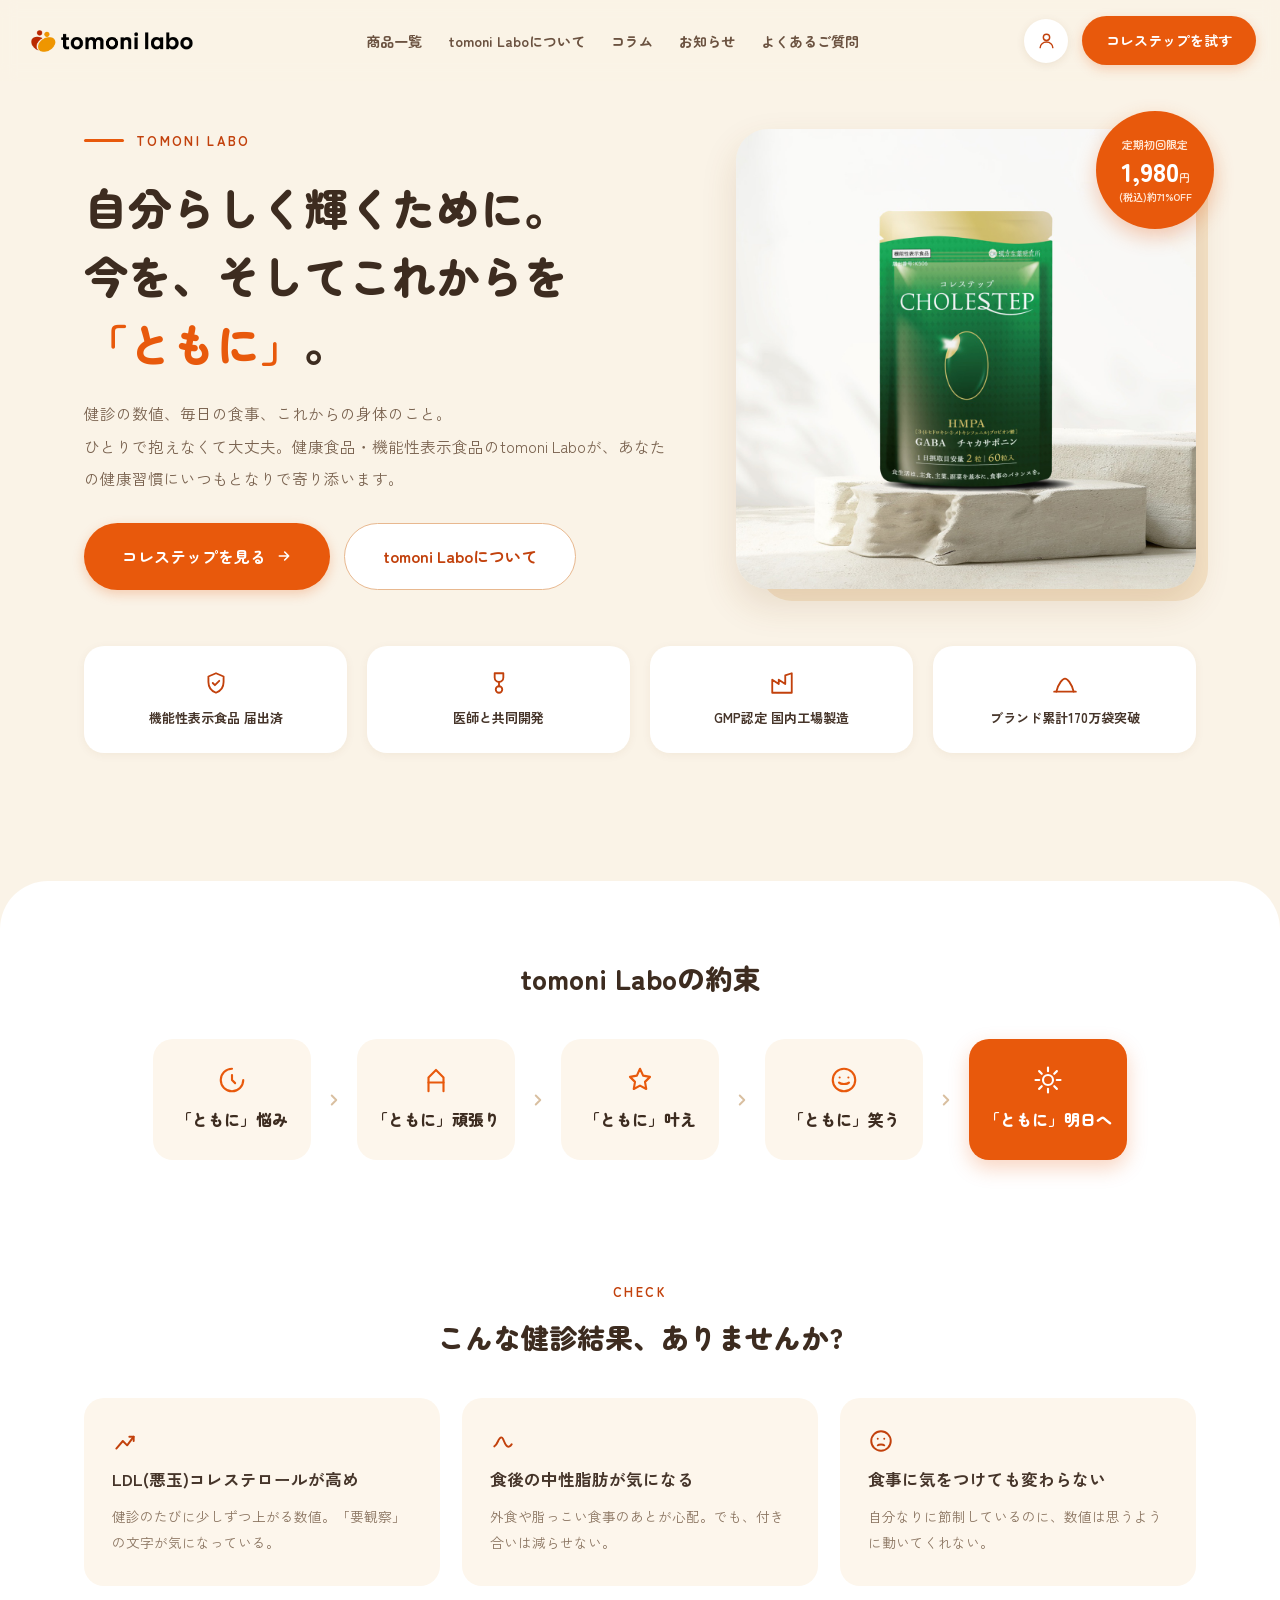
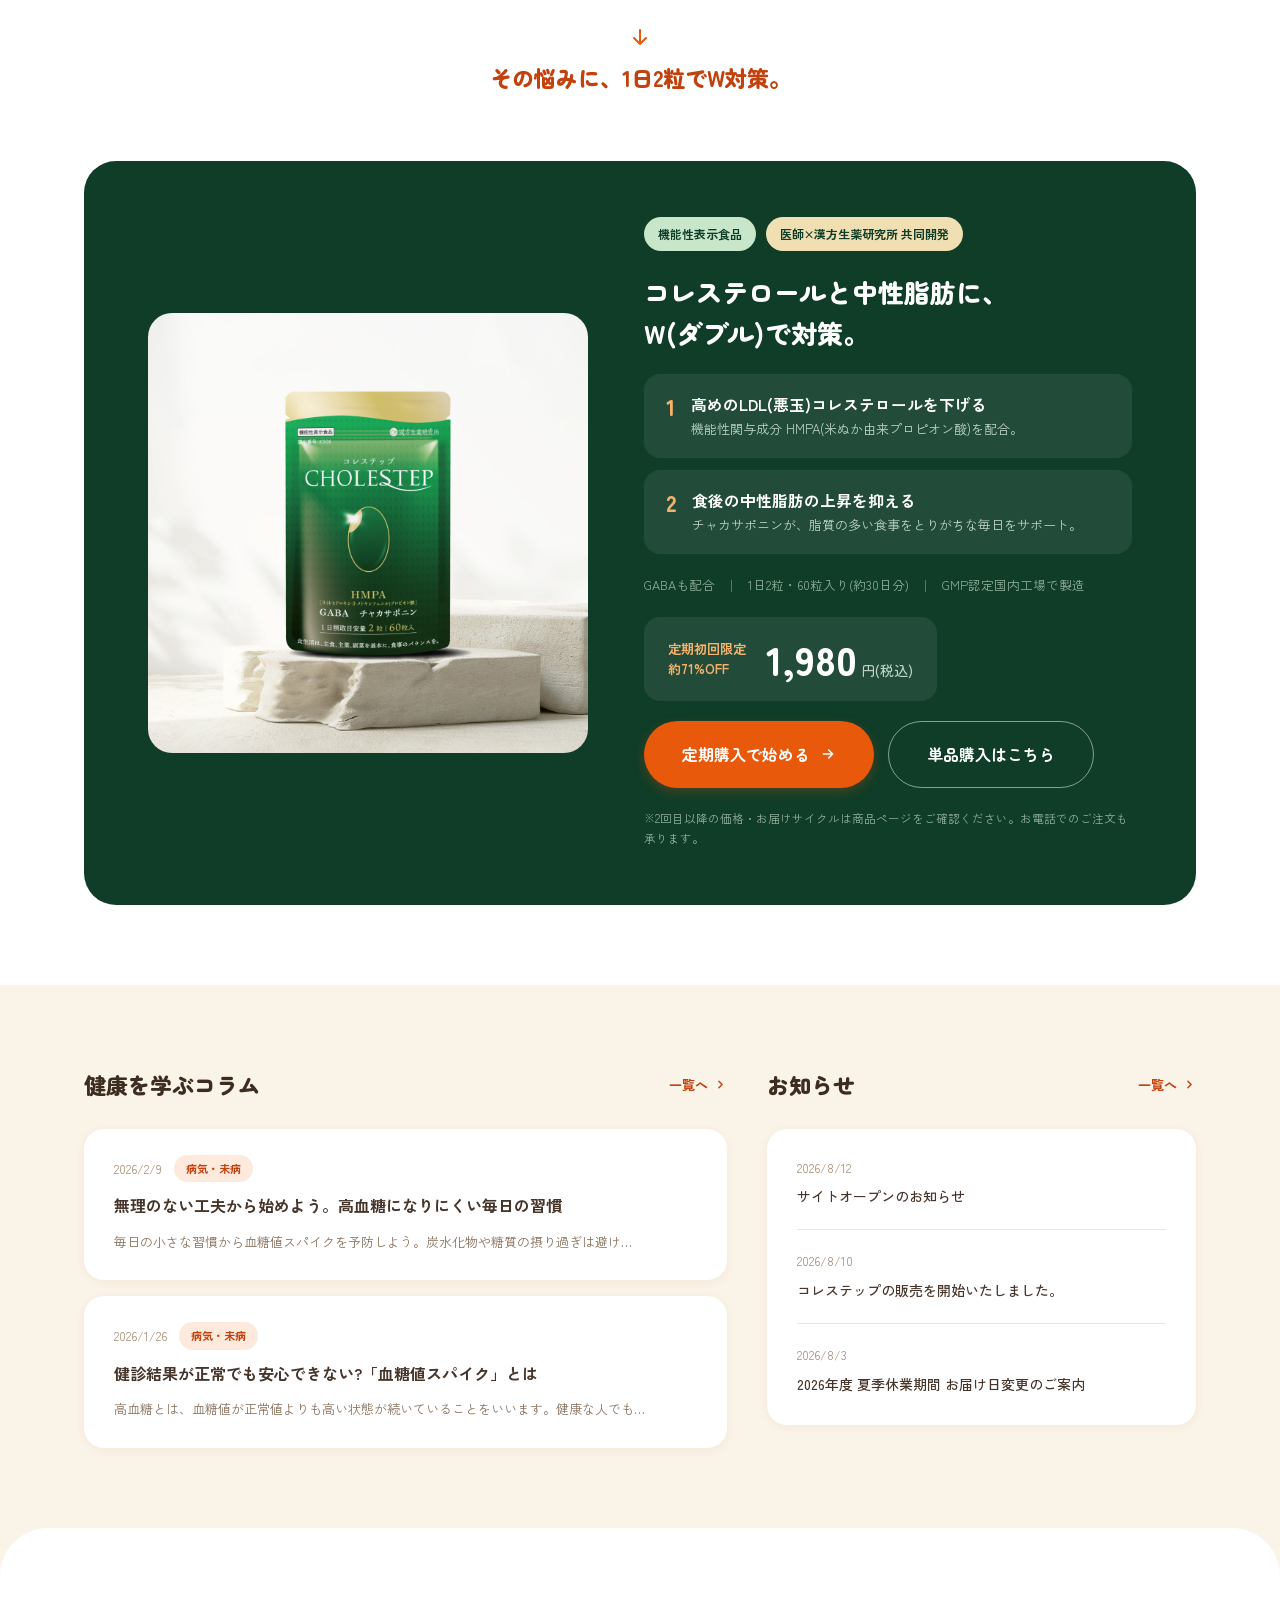
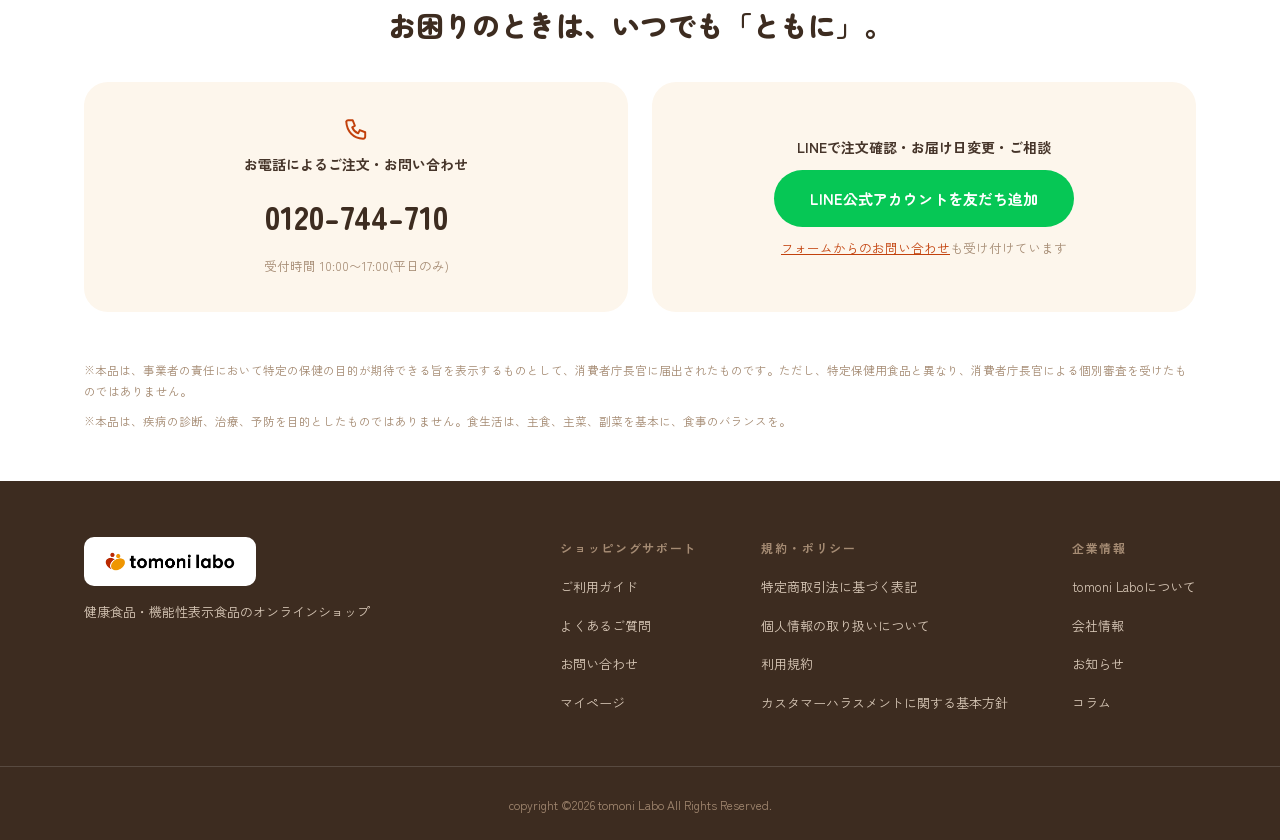
<file: index.html>
<!DOCTYPE html>
<html lang="ja">
<head>
  <meta charset="UTF-8">
  <meta name="viewport" content="width=device-width, initial-scale=1.0">
  <title>tomoni Labo(トモニラボ)公式オンラインショップ|健康食品・機能性表示食品</title>
  <meta name="description" content="自分らしく輝くために。今を、そしてこれからを「ともに」。健康食品・機能性表示食品のオンラインショップ tomoni Labo。高めのLDL(悪玉)コレステロールを下げ、食後の中性脂肪の上昇を抑える機能性表示食品「コレステップ」を販売中。">
  <meta property="og:title" content="tomoni Labo(トモニラボ)公式オンラインショップ">
  <meta property="og:description" content="自分らしく輝くために。今を、そしてこれからを「ともに」。健康食品・機能性表示食品のオンラインショップ。">
  <meta property="og:type" content="website">
  <meta property="og:url" content="https://tomoni-labo.com/">
  <link rel="preconnect" href="https://fonts.googleapis.com">
  <link rel="preconnect" href="https://fonts.gstatic.com" crossorigin>
  <link rel="stylesheet" href="https://fonts.googleapis.com/css2?family=Zen+Maru+Gothic:wght@500;700;900&family=Zen+Kaku+Gothic+New:wght@400;500;700&display=swap">
  <link rel="stylesheet" href="css/style.css">
</head>
<body>

<header class="site-header" id="top">
  <div class="header-inner">
    <a href="#top" class="header-logo">
      <img src="assets/logo.png" alt="tomoni Labo" width="176" height="36">
    </a>
    <nav class="global-nav" id="global-nav" aria-label="グローバルナビゲーション">
      <ul>
        <li><a href="products.html">商品一覧</a></li>
        <li><a href="about.html">tomoni Laboについて</a></li>
        <li><a href="https://tomoni-labo.com/column">コラム</a></li>
        <li><a href="https://tomoni-labo.com/news">お知らせ</a></li>
        <li><a href="https://tomoni-labo.com/faq">よくあるご質問</a></li>
      </ul>
    </nav>
    <div class="header-actions">
      <a class="icon-btn" href="https://shop.tomoni-labo.com/shop/customers/sign_in" aria-label="マイページ">
        <svg width="19" height="19" viewBox="0 0 24 24" fill="none" stroke="currentColor" stroke-width="1.8" stroke-linecap="round" stroke-linejoin="round"><circle cx="12" cy="8" r="4"/><path d="M4 21c0-4 3.6-7 8-7s8 3 8 7"/></svg>
        <span class="icon-btn-label">マイページ</span>
      </a>
      <a class="btn btn-primary btn-header" href="https://shop.tomoni-labo.com/lp?u=cholestep">コレステップを試す</a>
      <button class="nav-toggle" id="nav-toggle" aria-label="メニュー" aria-expanded="false" aria-controls="global-nav">
        <span></span><span></span><span></span>
      </button>
    </div>
  </div>
</header>

<main>

  <!-- ヒーロー -->
  <section class="hero">
    <div class="hero-inner">
      <div class="hero-copy">
        <p class="hero-eyebrow"><span class="eyebrow-bar"></span>TOMONI LABO</p>
        <h1 class="hero-title">自分らしく輝くために。<br>今を、そしてこれからを<br><em>「ともに」</em>。</h1>
        <p class="hero-lead">健診の数値、毎日の食事、これからの身体のこと。<br class="pc-only">ひとりで抱えなくて大丈夫。健康食品・機能性表示食品のtomoni Laboが、あなたの健康習慣にいつもとなりで寄り添います。</p>
        <div class="hero-cta">
          <a class="btn btn-primary btn-lg" href="#product">コレステップを見る
            <svg width="16" height="16" viewBox="0 0 24 24" fill="none" stroke="currentColor" stroke-width="2.4" stroke-linecap="round" stroke-linejoin="round"><path d="M5 12h14M13 6l6 6-6 6"/></svg>
          </a>
          <a class="btn btn-outline btn-lg" href="about.html">tomoni Laboについて</a>
        </div>
      </div>
      <div class="hero-visual">
        <div class="hero-visual-bg" aria-hidden="true"></div>
        <img src="assets/cholestep.jpg" alt="機能性表示食品 コレステップ" width="500" height="500">
        <a class="price-badge" href="https://shop.tomoni-labo.com/lp?u=cholestep">
          <span class="price-badge-label">定期初回限定</span>
          <span class="price-badge-price">1,980<small>円</small></span>
          <span class="price-badge-note">(税込)約71%OFF</span>
        </a>
      </div>
    </div>

    <!-- 信頼バー -->
    <div class="trust-bar">
      <div class="trust-item">
        <svg width="26" height="26" viewBox="0 0 24 24" fill="none" stroke="currentColor" stroke-width="1.7" stroke-linecap="round" stroke-linejoin="round"><path d="M12 3l7 3v5c0 5-3 8.4-7 10-4-1.6-7-5-7-10V6z"/><path d="M9 12l2 2 4-4"/></svg>
        <span>機能性表示食品 届出済</span>
      </div>
      <div class="trust-item">
        <svg width="26" height="26" viewBox="0 0 24 24" fill="none" stroke="currentColor" stroke-width="1.7" stroke-linecap="round" stroke-linejoin="round"><path d="M8 3h8v4a4 4 0 0 1-8 0z"/><path d="M12 11v4"/><circle cx="12" cy="18" r="3"/></svg>
        <span>医師と共同開発</span>
      </div>
      <div class="trust-item">
        <svg width="26" height="26" viewBox="0 0 24 24" fill="none" stroke="currentColor" stroke-width="1.7" stroke-linecap="round" stroke-linejoin="round"><path d="M3 21V9l6 4V9l6 4V5l6-2v18z"/></svg>
        <span>GMP認定 国内工場製造</span>
      </div>
      <div class="trust-item">
        <svg width="26" height="26" viewBox="0 0 24 24" fill="none" stroke="currentColor" stroke-width="1.7" stroke-linecap="round" stroke-linejoin="round"><path d="M4 20c2-8 6-12 8-12s6 4 8 12"/><path d="M2 20h20"/></svg>
        <span>ブランド累計170万袋突破</span>
      </div>
    </div>
  </section>

  <!-- tomoni Laboの約束 -->
  <section class="promise" id="brand">
    <div class="section-inner">
      <h2 class="section-title">tomoni Laboの約束</h2>
      <div class="promise-flow">
        <div class="promise-card">
          <svg width="30" height="30" viewBox="0 0 24 24" fill="none" stroke="currentColor" stroke-width="1.7" stroke-linecap="round" stroke-linejoin="round"><path d="M21 12a9 9 0 1 1-9-9"/><path d="M12 8v4l2.5 2.5"/></svg>
          <span>「ともに」悩み</span>
        </div>
        <svg class="promise-arrow" width="18" height="18" viewBox="0 0 24 24" fill="none" stroke="currentColor" stroke-width="2.6" stroke-linecap="round" stroke-linejoin="round" aria-hidden="true"><path d="M9 6l6 6-6 6"/></svg>
        <div class="promise-card">
          <svg width="30" height="30" viewBox="0 0 24 24" fill="none" stroke="currentColor" stroke-width="1.7" stroke-linecap="round" stroke-linejoin="round"><path d="M6 21V10l6-6 6 6v11"/><path d="M6 14h12"/></svg>
          <span>「ともに」頑張り</span>
        </div>
        <svg class="promise-arrow" width="18" height="18" viewBox="0 0 24 24" fill="none" stroke="currentColor" stroke-width="2.6" stroke-linecap="round" stroke-linejoin="round" aria-hidden="true"><path d="M9 6l6 6-6 6"/></svg>
        <div class="promise-card">
          <svg width="30" height="30" viewBox="0 0 24 24" fill="none" stroke="currentColor" stroke-width="1.7" stroke-linecap="round" stroke-linejoin="round"><path d="M12 3l2.5 5.5L20 9.5l-4 4 1 5.7L12 16.5 7 19.2l1-5.7-4-4 5.5-1z"/></svg>
          <span>「ともに」叶え</span>
        </div>
        <svg class="promise-arrow" width="18" height="18" viewBox="0 0 24 24" fill="none" stroke="currentColor" stroke-width="2.6" stroke-linecap="round" stroke-linejoin="round" aria-hidden="true"><path d="M9 6l6 6-6 6"/></svg>
        <div class="promise-card">
          <svg width="30" height="30" viewBox="0 0 24 24" fill="none" stroke="currentColor" stroke-width="1.7" stroke-linecap="round" stroke-linejoin="round"><circle cx="12" cy="12" r="9"/><path d="M8.5 10h.01M15.5 10h.01"/><path d="M8 14c1.2 1.6 6.8 1.6 8 0"/></svg>
          <span>「ともに」笑う</span>
        </div>
        <svg class="promise-arrow" width="18" height="18" viewBox="0 0 24 24" fill="none" stroke="currentColor" stroke-width="2.6" stroke-linecap="round" stroke-linejoin="round" aria-hidden="true"><path d="M9 6l6 6-6 6"/></svg>
        <div class="promise-card promise-card-accent">
          <svg width="30" height="30" viewBox="0 0 24 24" fill="none" stroke="currentColor" stroke-width="1.7" stroke-linecap="round" stroke-linejoin="round"><circle cx="12" cy="12" r="4"/><path d="M12 2v3M12 19v3M2 12h3M19 12h3M4.9 4.9l2.1 2.1M17 17l2.1 2.1M19.1 4.9L17 7M7 17l-2.1 2.1"/></svg>
          <span>「ともに」明日へ</span>
        </div>
      </div>
    </div>
  </section>

  <!-- お悩み共感 -->
  <section class="concerns">
    <div class="section-inner">
      <p class="section-eyebrow">CHECK</p>
      <h2 class="section-title">こんな健診結果、ありませんか?</h2>
      <div class="concerns-grid">
        <div class="concern-card">
          <svg width="26" height="26" viewBox="0 0 24 24" fill="none" stroke="currentColor" stroke-width="1.8" stroke-linecap="round" stroke-linejoin="round"><path d="M4 19L10 12l4 4 6-8"/><path d="M20 12V8h-4"/></svg>
          <h3>LDL(悪玉)コレステロールが高め</h3>
          <p>健診のたびに少しずつ上がる数値。「要観察」の文字が気になっている。</p>
        </div>
        <div class="concern-card">
          <svg width="26" height="26" viewBox="0 0 24 24" fill="none" stroke="currentColor" stroke-width="1.8" stroke-linecap="round" stroke-linejoin="round"><path d="M4 17c2-1 3-4 4-6 1.4-2.8 3-3 4-1 1.2 2.4 2 6 4 7 1.2 0.6 3 0 4-2"/></svg>
          <h3>食後の中性脂肪が気になる</h3>
          <p>外食や脂っこい食事のあとが心配。でも、付き合いは減らせない。</p>
        </div>
        <div class="concern-card">
          <svg width="26" height="26" viewBox="0 0 24 24" fill="none" stroke="currentColor" stroke-width="1.8" stroke-linecap="round" stroke-linejoin="round"><circle cx="12" cy="12" r="9"/><path d="M9 10h.01M15 10h.01"/><path d="M9 16c1-1 5-1 6 0"/></svg>
          <h3>食事に気をつけても変わらない</h3>
          <p>自分なりに節制しているのに、数値は思うように動いてくれない。</p>
        </div>
      </div>
      <div class="concerns-lead">
        <svg width="24" height="24" viewBox="0 0 24 24" fill="none" stroke="currentColor" stroke-width="2" stroke-linecap="round" stroke-linejoin="round" aria-hidden="true"><path d="M12 4v14M6 12l6 6 6-6"/></svg>
        <p>その悩みに、1日2粒でW対策。</p>
      </div>
    </div>
  </section>

  <!-- 商品(コレステップ) -->
  <section class="product" id="product">
    <div class="section-inner">
      <div class="product-card">
        <div class="product-visual">
          <img src="assets/cholestep.jpg" alt="機能性表示食品 コレステップ" width="440" height="440" loading="lazy">
        </div>
        <div class="product-detail">
          <div class="product-badges">
            <span class="badge badge-green">機能性表示食品</span>
            <span class="badge badge-gold">医師×漢方生薬研究所 共同開発</span>
          </div>
          <h2 class="product-title">コレステロールと中性脂肪に、<br>W(ダブル)で対策。</h2>
          <div class="product-features">
            <div class="feature">
              <span class="feature-num">1</span>
              <div>
                <h3>高めのLDL(悪玉)コレステロールを下げる</h3>
                <p>機能性関与成分 HMPA(米ぬか由来プロピオン酸)を配合。</p>
              </div>
            </div>
            <div class="feature">
              <span class="feature-num">2</span>
              <div>
                <h3>食後の中性脂肪の上昇を抑える</h3>
                <p>チャカサポニンが、脂質の多い食事をとりがちな毎日をサポート。</p>
              </div>
            </div>
          </div>
          <ul class="product-meta">
            <li>GABAも配合</li>
            <li>1日2粒・60粒入り(約30日分)</li>
            <li>GMP認定国内工場で製造</li>
          </ul>
          <div class="product-price">
            <span class="product-price-label">定期初回限定<br>約71%OFF</span>
            <span class="product-price-value">1,980<small>円(税込)</small></span>
          </div>
          <div class="product-cta">
            <a class="btn btn-primary btn-lg" href="https://shop.tomoni-labo.com/lp?u=cholestep">定期購入で始める
              <svg width="16" height="16" viewBox="0 0 24 24" fill="none" stroke="currentColor" stroke-width="2.4" stroke-linecap="round" stroke-linejoin="round"><path d="M5 12h14M13 6l6 6-6 6"/></svg>
            </a>
            <a class="btn btn-ghost btn-lg" href="https://shop.tomoni-labo.com/shop/products/P-CLSXXXXX-01O00000">単品購入はこちら</a>
          </div>
          <p class="product-note">※2回目以降の価格・お届けサイクルは商品ページをご確認ください。お電話でのご注文も承ります。</p>
        </div>
      </div>
    </div>
  </section>

  <!-- コラム+お知らせ -->
  <section class="content-grid">
    <div class="section-inner">
      <div class="content-columns">
        <div class="column-block">
          <div class="block-head">
            <h2 class="section-title-sm">健康を学ぶコラム</h2>
            <a class="more-link" href="https://tomoni-labo.com/column">一覧へ
              <svg width="13" height="13" viewBox="0 0 24 24" fill="none" stroke="currentColor" stroke-width="2.6" stroke-linecap="round" stroke-linejoin="round"><path d="M9 6l6 6-6 6"/></svg>
            </a>
          </div>
          <a class="article-card" href="https://tomoni-labo.com/column">
            <div class="article-meta"><time datetime="2026-02-09">2026/2/9</time><span class="tag">病気・未病</span></div>
            <h3>無理のない工夫から始めよう。高血糖になりにくい毎日の習慣</h3>
            <p>毎日の小さな習慣から血糖値スパイクを予防しよう。炭水化物や糖質の摂り過ぎは避け…</p>
          </a>
          <a class="article-card" href="https://tomoni-labo.com/column">
            <div class="article-meta"><time datetime="2026-01-26">2026/1/26</time><span class="tag">病気・未病</span></div>
            <h3>健診結果が正常でも安心できない?「血糖値スパイク」とは</h3>
            <p>高血糖とは、血糖値が正常値よりも高い状態が続いていることをいいます。健康な人でも…</p>
          </a>
        </div>
        <div class="news-block">
          <div class="block-head">
            <h2 class="section-title-sm">お知らせ</h2>
            <a class="more-link" href="https://tomoni-labo.com/news">一覧へ
              <svg width="13" height="13" viewBox="0 0 24 24" fill="none" stroke="currentColor" stroke-width="2.6" stroke-linecap="round" stroke-linejoin="round"><path d="M9 6l6 6-6 6"/></svg>
            </a>
          </div>
          <ul class="news-list">
            <li><a href="https://tomoni-labo.com/news"><time datetime="2026-08-12">2026/8/12</time><span>サイトオープンのお知らせ</span></a></li>
            <li><a href="https://tomoni-labo.com/news"><time datetime="2026-08-10">2026/8/10</time><span>コレステップの販売を開始いたしました。</span></a></li>
            <li><a href="https://tomoni-labo.com/news"><time datetime="2026-08-03">2026/8/3</time><span>2026年度 夏季休業期間 お届け日変更のご案内</span></a></li>
          </ul>
        </div>
      </div>
    </div>
  </section>

  <!-- サポート -->
  <section class="support">
    <div class="section-inner">
      <h2 class="section-title">お困りのときは、いつでも「ともに」。</h2>
      <div class="support-grid">
        <div class="support-card">
          <svg width="26" height="26" viewBox="0 0 24 24" fill="none" stroke="currentColor" stroke-width="1.8" stroke-linecap="round" stroke-linejoin="round"><path d="M5 4h4l2 5-2.5 1.5c1 2.5 3 4.5 5.5 5.5L15.5 13l5 2v4a2 2 0 0 1-2 2C9.6 20.5 3.5 14.4 3 5a2 2 0 0 1 2-1"/></svg>
          <p class="support-label">お電話によるご注文・お問い合わせ</p>
          <a class="support-tel" href="tel:0120744710">0120-744-710</a>
          <p class="support-note">受付時間 10:00〜17:00(平日のみ)</p>
        </div>
        <div class="support-card">
          <p class="support-label">LINEで注文確認・お届け日変更・ご相談</p>
          <a class="btn btn-line" href="https://lin.ee/5a2stE7">LINE公式アカウントを友だち追加</a>
          <p class="support-note"><a href="https://tomoni-labo.com/form">フォームからのお問い合わせ</a>も受け付けています</p>
        </div>
      </div>
      <div class="disclaimer">
        <p>※本品は、事業者の責任において特定の保健の目的が期待できる旨を表示するものとして、消費者庁長官に届出されたものです。ただし、特定保健用食品と異なり、消費者庁長官による個別審査を受けたものではありません。</p>
        <p>※本品は、疾病の診断、治療、予防を目的としたものではありません。食生活は、主食、主菜、副菜を基本に、食事のバランスを。</p>
      </div>
    </div>
  </section>

</main>

<footer class="site-footer">
  <div class="footer-inner">
    <div class="footer-brand">
      <div class="footer-logo"><img src="assets/logo.png" alt="tomoni Labo" width="140" height="29" loading="lazy"></div>
      <p>健康食品・機能性表示食品のオンラインショップ</p>
    </div>
    <div class="footer-nav">
      <div class="footer-col">
        <p class="footer-col-title">ショッピングサポート</p>
        <ul>
          <li><a href="https://tomoni-labo.com/guide">ご利用ガイド</a></li>
          <li><a href="https://tomoni-labo.com/faq">よくあるご質問</a></li>
          <li><a href="https://tomoni-labo.com/form">お問い合わせ</a></li>
          <li><a href="https://shop.tomoni-labo.com/shop/customers/sign_in">マイページ</a></li>
        </ul>
      </div>
      <div class="footer-col">
        <p class="footer-col-title">規約・ポリシー</p>
        <ul>
          <li><a href="https://tomoni-labo.com/specific-trade">特定商取引法に基づく表記</a></li>
          <li><a href="https://tomoni-labo.com/privacy">個人情報の取り扱いについて</a></li>
          <li><a href="https://tomoni-labo.com/terms">利用規約</a></li>
          <li><a href="https://tomoni-labo.com/customer-harassment-policy">カスタマーハラスメントに関する基本方針</a></li>
        </ul>
      </div>
      <div class="footer-col">
        <p class="footer-col-title">企業情報</p>
        <ul>
          <li><a href="about.html">tomoni Laboについて</a></li>
          <li><a href="https://tomoni-labo.com/company">会社情報</a></li>
          <li><a href="https://tomoni-labo.com/news">お知らせ</a></li>
          <li><a href="https://tomoni-labo.com/column">コラム</a></li>
        </ul>
      </div>
    </div>
  </div>
  <div class="footer-copy">
    <small>copyright ©2026 tomoni Labo All Rights Reserved.</small>
  </div>
</footer>

<script>
  const toggle = document.getElementById('nav-toggle');
  const nav = document.getElementById('global-nav');
  toggle.addEventListener('click', () => {
    const open = document.body.classList.toggle('nav-open');
    toggle.setAttribute('aria-expanded', open ? 'true' : 'false');
  });
  nav.addEventListener('click', (e) => {
    if (e.target.closest('a')) {
      document.body.classList.remove('nav-open');
      toggle.setAttribute('aria-expanded', 'false');
    }
  });
</script>

</body>
</html>
</file>
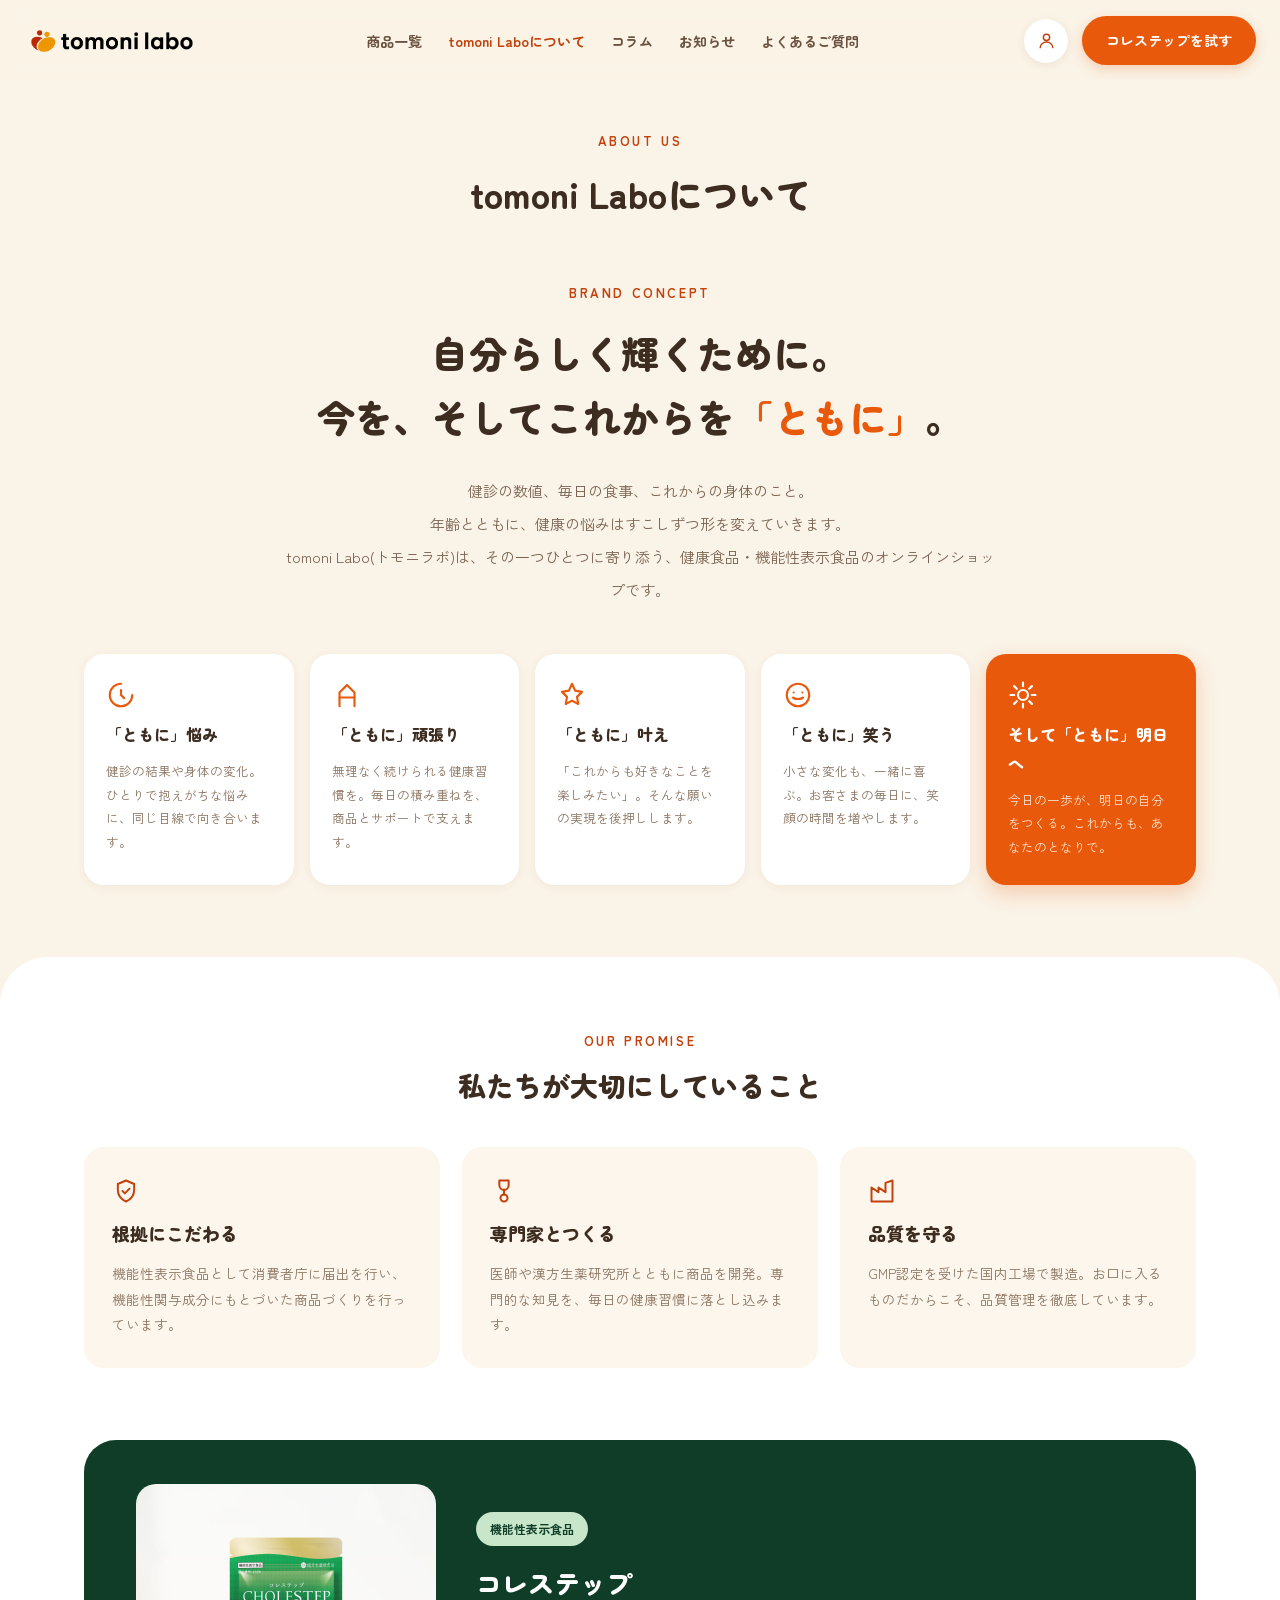
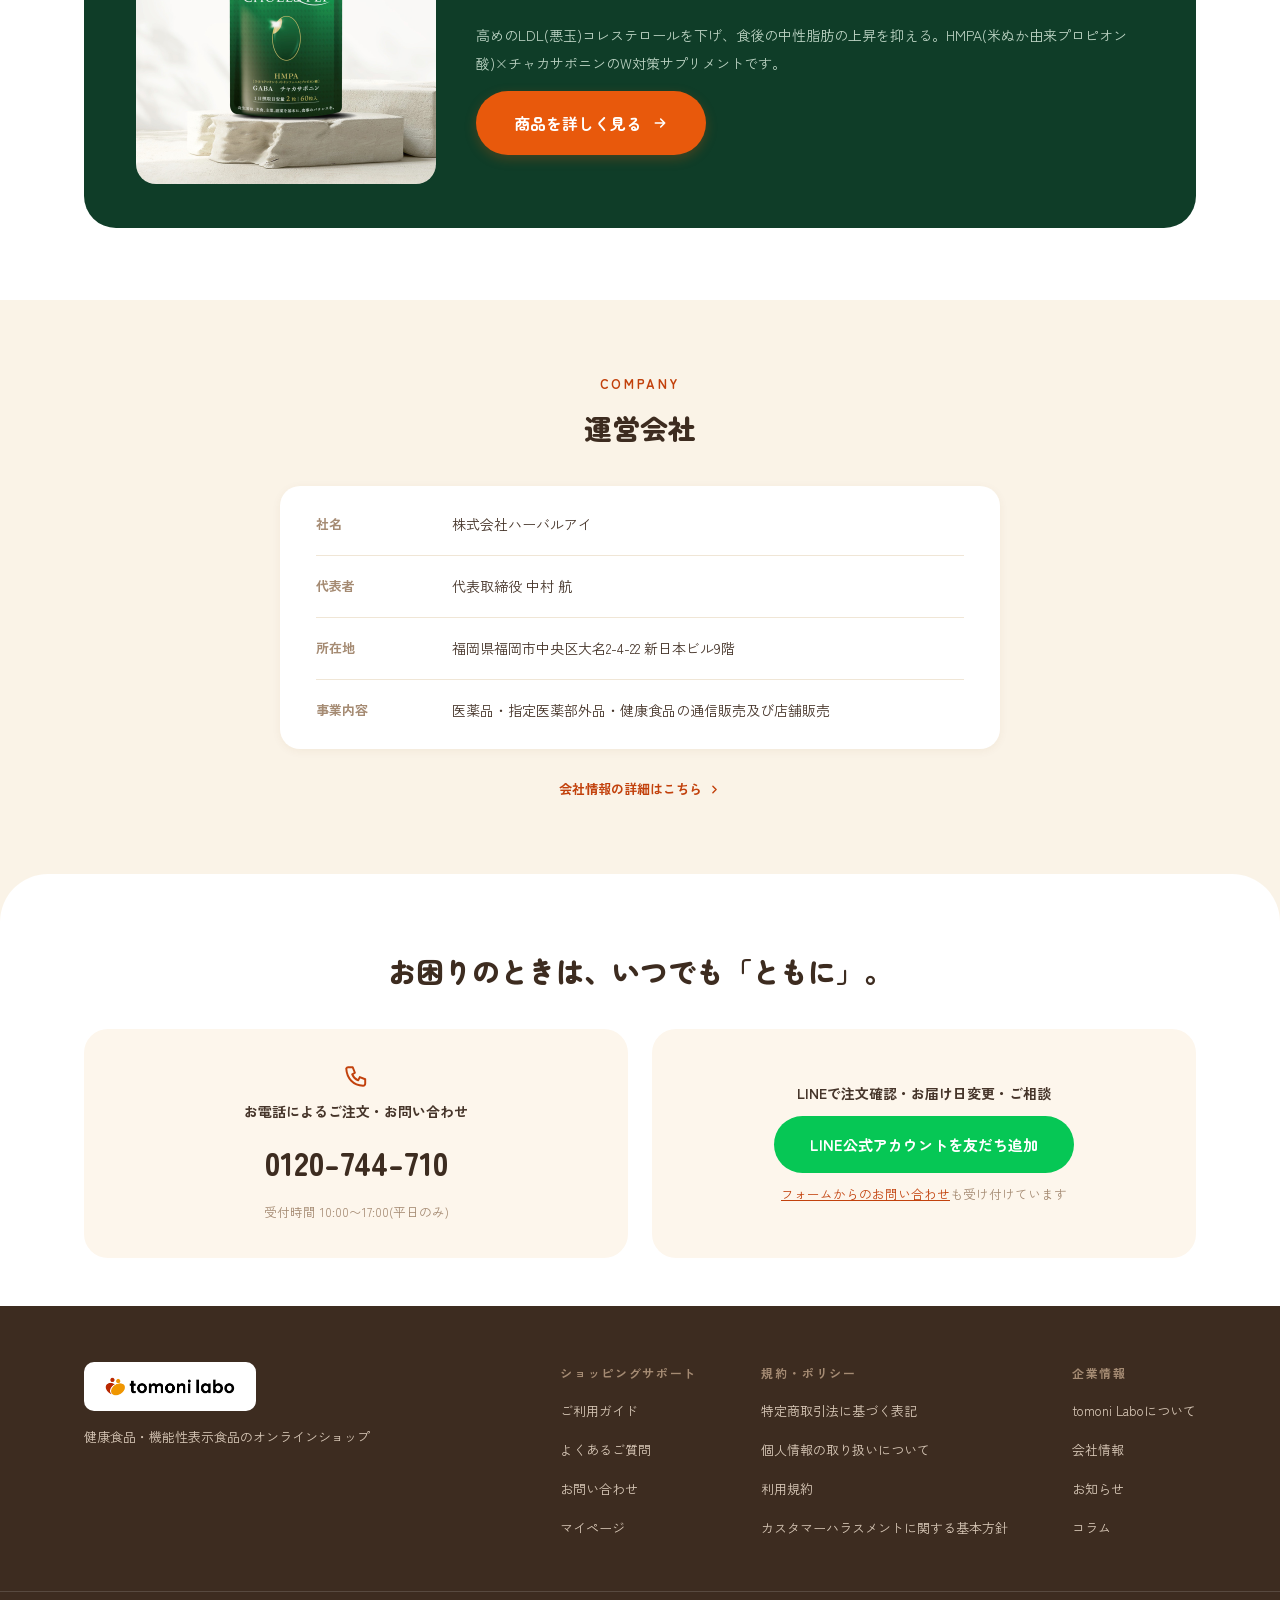
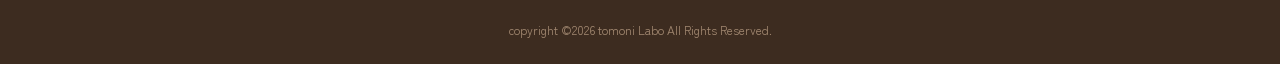
<file: about.html>
<!DOCTYPE html>
<html lang="ja">
<head>
  <meta charset="UTF-8">
  <meta name="viewport" content="width=device-width, initial-scale=1.0">
  <title>tomoni Laboについて|tomoni Labo(トモニラボ)公式オンラインショップ</title>
  <meta name="description" content="自分らしく輝くために。今を、そしてこれからを「ともに」。tomoni Labo(トモニラボ)のブランドコンセプトと、私たちが大切にしていることをご紹介します。">
  <meta property="og:title" content="tomoni Laboについて|tomoni Labo(トモニラボ)公式オンラインショップ">
  <meta property="og:description" content="自分らしく輝くために。今を、そしてこれからを「ともに」。tomoni Laboのブランドコンセプトをご紹介します。">
  <meta property="og:type" content="website">
  <meta property="og:url" content="https://tomoni-labo.com/about">
  <link rel="preconnect" href="https://fonts.googleapis.com">
  <link rel="preconnect" href="https://fonts.gstatic.com" crossorigin>
  <link rel="stylesheet" href="https://fonts.googleapis.com/css2?family=Zen+Maru+Gothic:wght@500;700;900&family=Zen+Kaku+Gothic+New:wght@400;500;700&display=swap">
  <link rel="stylesheet" href="css/style.css">
</head>
<body>

<header class="site-header" id="top">
  <div class="header-inner">
    <a href="index.html" class="header-logo">
      <img src="assets/logo.png" alt="tomoni Labo" width="176" height="36">
    </a>
    <nav class="global-nav" id="global-nav" aria-label="グローバルナビゲーション">
      <ul>
        <li><a href="products.html">商品一覧</a></li>
        <li><a href="about.html" aria-current="page">tomoni Laboについて</a></li>
        <li><a href="https://tomoni-labo.com/column">コラム</a></li>
        <li><a href="https://tomoni-labo.com/news">お知らせ</a></li>
        <li><a href="https://tomoni-labo.com/faq">よくあるご質問</a></li>
      </ul>
    </nav>
    <div class="header-actions">
      <a class="icon-btn" href="https://shop.tomoni-labo.com/shop/customers/sign_in" aria-label="マイページ">
        <svg width="19" height="19" viewBox="0 0 24 24" fill="none" stroke="currentColor" stroke-width="1.8" stroke-linecap="round" stroke-linejoin="round"><circle cx="12" cy="8" r="4"/><path d="M4 21c0-4 3.6-7 8-7s8 3 8 7"/></svg>
        <span class="icon-btn-label">マイページ</span>
      </a>
      <a class="btn btn-primary btn-header" href="https://shop.tomoni-labo.com/lp?u=cholestep">コレステップを試す</a>
      <button class="nav-toggle" id="nav-toggle" aria-label="メニュー" aria-expanded="false" aria-controls="global-nav">
        <span></span><span></span><span></span>
      </button>
    </div>
  </div>
</header>

<main>

  <!-- ページヒーロー -->
  <section class="page-hero">
    <div class="section-inner">
      <p class="page-hero-label">ABOUT US</p>
      <h1 class="page-hero-title">tomoni Laboについて</h1>
    </div>
  </section>

  <!-- ブランドコンセプト -->
  <section class="concept">
    <div class="section-inner">
      <p class="section-eyebrow">BRAND CONCEPT</p>
      <h2 class="concept-statement">自分らしく輝くために。<br>今を、そしてこれからを<em>「ともに」</em>。</h2>
      <p class="concept-lead">健診の数値、毎日の食事、これからの身体のこと。<br class="pc-only">年齢とともに、健康の悩みはすこしずつ形を変えていきます。<br class="pc-only">tomoni Labo(トモニラボ)は、その一つひとつに寄り添う、健康食品・機能性表示食品のオンラインショップです。</p>

      <div class="concept-list">
        <div class="concept-item">
          <svg width="30" height="30" viewBox="0 0 24 24" fill="none" stroke="currentColor" stroke-width="1.7" stroke-linecap="round" stroke-linejoin="round"><path d="M21 12a9 9 0 1 1-9-9"/><path d="M12 8v4l2.5 2.5"/></svg>
          <h3>「ともに」悩み</h3>
          <p>健診の結果や身体の変化。ひとりで抱えがちな悩みに、同じ目線で向き合います。</p>
        </div>
        <div class="concept-item">
          <svg width="30" height="30" viewBox="0 0 24 24" fill="none" stroke="currentColor" stroke-width="1.7" stroke-linecap="round" stroke-linejoin="round"><path d="M6 21V10l6-6 6 6v11"/><path d="M6 14h12"/></svg>
          <h3>「ともに」頑張り</h3>
          <p>無理なく続けられる健康習慣を。毎日の積み重ねを、商品とサポートで支えます。</p>
        </div>
        <div class="concept-item">
          <svg width="30" height="30" viewBox="0 0 24 24" fill="none" stroke="currentColor" stroke-width="1.7" stroke-linecap="round" stroke-linejoin="round"><path d="M12 3l2.5 5.5L20 9.5l-4 4 1 5.7L12 16.5 7 19.2l1-5.7-4-4 5.5-1z"/></svg>
          <h3>「ともに」叶え</h3>
          <p>「これからも好きなことを楽しみたい」。そんな願いの実現を後押しします。</p>
        </div>
        <div class="concept-item">
          <svg width="30" height="30" viewBox="0 0 24 24" fill="none" stroke="currentColor" stroke-width="1.7" stroke-linecap="round" stroke-linejoin="round"><circle cx="12" cy="12" r="9"/><path d="M8.5 10h.01M15.5 10h.01"/><path d="M8 14c1.2 1.6 6.8 1.6 8 0"/></svg>
          <h3>「ともに」笑う</h3>
          <p>小さな変化も、一緒に喜ぶ。お客さまの毎日に、笑顔の時間を増やします。</p>
        </div>
        <div class="concept-item concept-item-accent">
          <svg width="30" height="30" viewBox="0 0 24 24" fill="none" stroke="currentColor" stroke-width="1.7" stroke-linecap="round" stroke-linejoin="round"><circle cx="12" cy="12" r="4"/><path d="M12 2v3M12 19v3M2 12h3M19 12h3M4.9 4.9l2.1 2.1M17 17l2.1 2.1M19.1 4.9L17 7M7 17l-2.1 2.1"/></svg>
          <h3>そして「ともに」明日へ</h3>
          <p>今日の一歩が、明日の自分をつくる。これからも、あなたのとなりで。</p>
        </div>
      </div>
    </div>
  </section>

  <!-- 私たちが大切にしていること -->
  <section class="values">
    <div class="section-inner">
      <p class="section-eyebrow">OUR PROMISE</p>
      <h2 class="section-title">私たちが大切にしていること</h2>
      <div class="values-grid">
        <div class="value-card">
          <svg width="28" height="28" viewBox="0 0 24 24" fill="none" stroke="currentColor" stroke-width="1.7" stroke-linecap="round" stroke-linejoin="round"><path d="M12 3l7 3v5c0 5-3 8.4-7 10-4-1.6-7-5-7-10V6z"/><path d="M9 12l2 2 4-4"/></svg>
          <h3>根拠にこだわる</h3>
          <p>機能性表示食品として消費者庁に届出を行い、機能性関与成分にもとづいた商品づくりを行っています。</p>
        </div>
        <div class="value-card">
          <svg width="28" height="28" viewBox="0 0 24 24" fill="none" stroke="currentColor" stroke-width="1.7" stroke-linecap="round" stroke-linejoin="round"><path d="M8 3h8v4a4 4 0 0 1-8 0z"/><path d="M12 11v4"/><circle cx="12" cy="18" r="3"/></svg>
          <h3>専門家とつくる</h3>
          <p>医師や漢方生薬研究所とともに商品を開発。専門的な知見を、毎日の健康習慣に落とし込みます。</p>
        </div>
        <div class="value-card">
          <svg width="28" height="28" viewBox="0 0 24 24" fill="none" stroke="currentColor" stroke-width="1.7" stroke-linecap="round" stroke-linejoin="round"><path d="M3 21V9l6 4V9l6 4V5l6-2v18z"/></svg>
          <h3>品質を守る</h3>
          <p>GMP認定を受けた国内工場で製造。お口に入るものだからこそ、品質管理を徹底しています。</p>
        </div>
      </div>
    </div>
  </section>

  <!-- 商品紹介 -->
  <section class="about-product">
    <div class="section-inner">
      <div class="about-product-card">
        <img src="assets/cholestep.jpg" alt="機能性表示食品 コレステップ" width="300" height="300" loading="lazy">
        <div class="about-product-detail">
          <span class="badge badge-green">機能性表示食品</span>
          <h2>コレステップ</h2>
          <p>高めのLDL(悪玉)コレステロールを下げ、食後の中性脂肪の上昇を抑える。HMPA(米ぬか由来プロピオン酸)×チャカサポニンのW対策サプリメントです。</p>
          <div class="about-product-cta">
            <a class="btn btn-primary btn-lg" href="index.html#product">商品を詳しく見る
              <svg width="16" height="16" viewBox="0 0 24 24" fill="none" stroke="currentColor" stroke-width="2.4" stroke-linecap="round" stroke-linejoin="round"><path d="M5 12h14M13 6l6 6-6 6"/></svg>
            </a>
          </div>
        </div>
      </div>
    </div>
  </section>

  <!-- 運営会社 -->
  <section class="company">
    <div class="section-inner">
      <p class="section-eyebrow">COMPANY</p>
      <h2 class="section-title">運営会社</h2>
      <dl class="company-table">
        <div><dt>社名</dt><dd>株式会社ハーバルアイ</dd></div>
        <div><dt>代表者</dt><dd>代表取締役 中村 航</dd></div>
        <div><dt>所在地</dt><dd>福岡県福岡市中央区大名2-4-22 新日本ビル9階</dd></div>
        <div><dt>事業内容</dt><dd>医薬品・指定医薬部外品・健康食品の通信販売及び店舗販売</dd></div>
      </dl>
      <p class="company-link"><a class="more-link" href="https://tomoni-labo.com/company">会社情報の詳細はこちら
        <svg width="13" height="13" viewBox="0 0 24 24" fill="none" stroke="currentColor" stroke-width="2.6" stroke-linecap="round" stroke-linejoin="round"><path d="M9 6l6 6-6 6"/></svg></a>
      </p>
    </div>
  </section>

  <!-- サポート -->
  <section class="support">
    <div class="section-inner">
      <h2 class="section-title">お困りのときは、いつでも「ともに」。</h2>
      <div class="support-grid">
        <div class="support-card">
          <svg width="26" height="26" viewBox="0 0 24 24" fill="none" stroke="currentColor" stroke-width="1.8" stroke-linecap="round" stroke-linejoin="round"><path d="M5 4h4l2 5-2.5 1.5c1 2.5 3 4.5 5.5 5.5L15.5 13l5 2v4a2 2 0 0 1-2 2C9.6 20.5 3.5 14.4 3 5a2 2 0 0 1 2-1"/></svg>
          <p class="support-label">お電話によるご注文・お問い合わせ</p>
          <a class="support-tel" href="tel:0120744710">0120-744-710</a>
          <p class="support-note">受付時間 10:00〜17:00(平日のみ)</p>
        </div>
        <div class="support-card">
          <p class="support-label">LINEで注文確認・お届け日変更・ご相談</p>
          <a class="btn btn-line" href="https://lin.ee/5a2stE7">LINE公式アカウントを友だち追加</a>
          <p class="support-note"><a href="https://tomoni-labo.com/form">フォームからのお問い合わせ</a>も受け付けています</p>
        </div>
      </div>
    </div>
  </section>

</main>

<footer class="site-footer">
  <div class="footer-inner">
    <div class="footer-brand">
      <div class="footer-logo"><img src="assets/logo.png" alt="tomoni Labo" width="140" height="29" loading="lazy"></div>
      <p>健康食品・機能性表示食品のオンラインショップ</p>
    </div>
    <div class="footer-nav">
      <div class="footer-col">
        <p class="footer-col-title">ショッピングサポート</p>
        <ul>
          <li><a href="https://tomoni-labo.com/guide">ご利用ガイド</a></li>
          <li><a href="https://tomoni-labo.com/faq">よくあるご質問</a></li>
          <li><a href="https://tomoni-labo.com/form">お問い合わせ</a></li>
          <li><a href="https://shop.tomoni-labo.com/shop/customers/sign_in">マイページ</a></li>
        </ul>
      </div>
      <div class="footer-col">
        <p class="footer-col-title">規約・ポリシー</p>
        <ul>
          <li><a href="https://tomoni-labo.com/specific-trade">特定商取引法に基づく表記</a></li>
          <li><a href="https://tomoni-labo.com/privacy">個人情報の取り扱いについて</a></li>
          <li><a href="https://tomoni-labo.com/terms">利用規約</a></li>
          <li><a href="https://tomoni-labo.com/customer-harassment-policy">カスタマーハラスメントに関する基本方針</a></li>
        </ul>
      </div>
      <div class="footer-col">
        <p class="footer-col-title">企業情報</p>
        <ul>
          <li><a href="about.html">tomoni Laboについて</a></li>
          <li><a href="https://tomoni-labo.com/company">会社情報</a></li>
          <li><a href="https://tomoni-labo.com/news">お知らせ</a></li>
          <li><a href="https://tomoni-labo.com/column">コラム</a></li>
        </ul>
      </div>
    </div>
  </div>
  <div class="footer-copy">
    <small>copyright ©2026 tomoni Labo All Rights Reserved.</small>
  </div>
</footer>

<script>
  const toggle = document.getElementById('nav-toggle');
  const nav = document.getElementById('global-nav');
  toggle.addEventListener('click', () => {
    const open = document.body.classList.toggle('nav-open');
    toggle.setAttribute('aria-expanded', open ? 'true' : 'false');
  });
  nav.addEventListener('click', (e) => {
    if (e.target.closest('a')) {
      document.body.classList.remove('nav-open');
      toggle.setAttribute('aria-expanded', 'false');
    }
  });
</script>

</body>
</html>
</file>
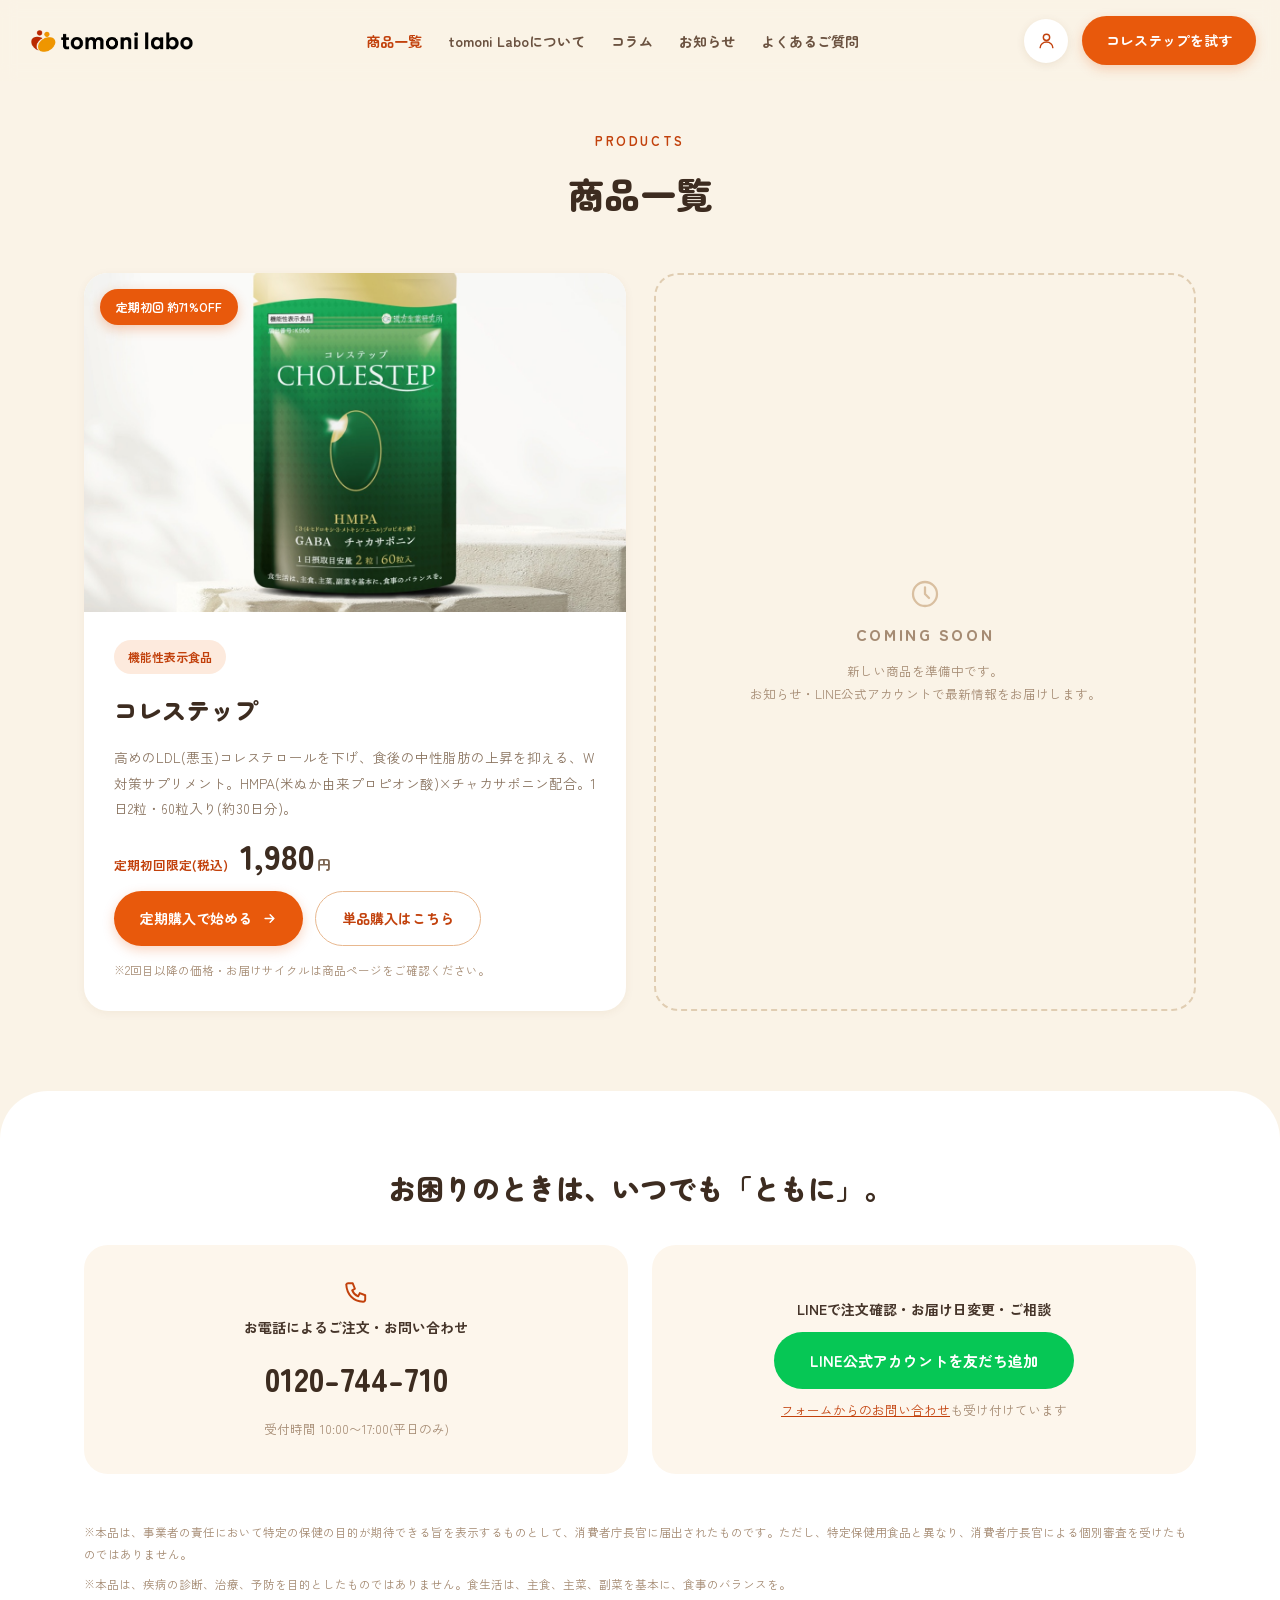
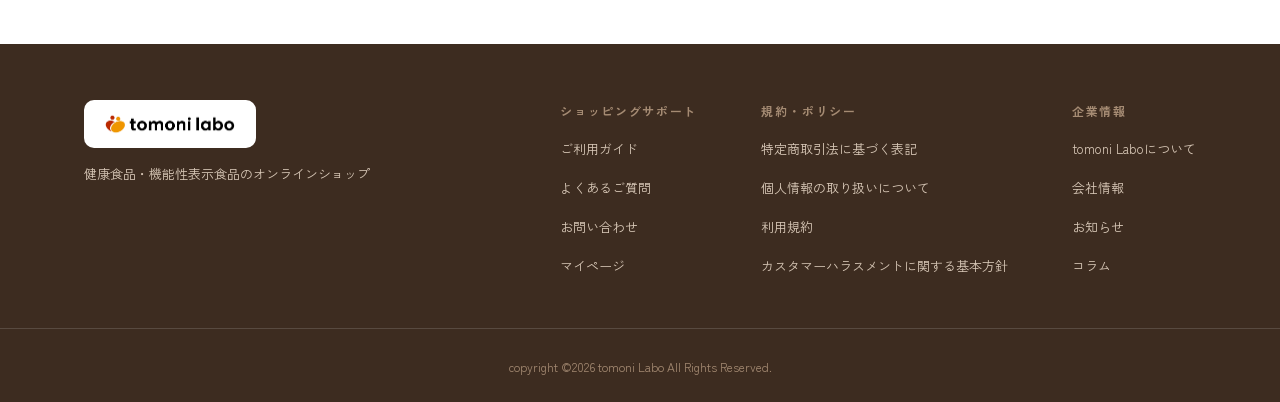
<file: products.html>
<!DOCTYPE html>
<html lang="ja">
<head>
  <meta charset="UTF-8">
  <meta name="viewport" content="width=device-width, initial-scale=1.0">
  <title>商品一覧|tomoni Labo(トモニラボ)公式オンラインショップ</title>
  <meta name="description" content="tomoni Labo(トモニラボ)の商品一覧。高めのLDL(悪玉)コレステロールを下げ、食後の中性脂肪の上昇を抑える機能性表示食品「コレステップ」などをお届けします。">
  <meta property="og:title" content="商品一覧|tomoni Labo(トモニラボ)公式オンラインショップ">
  <meta property="og:description" content="tomoni Laboの商品一覧。機能性表示食品「コレステップ」などをお届けします。">
  <meta property="og:type" content="website">
  <meta property="og:url" content="https://tomoni-labo.com/products">
  <link rel="preconnect" href="https://fonts.googleapis.com">
  <link rel="preconnect" href="https://fonts.gstatic.com" crossorigin>
  <link rel="stylesheet" href="https://fonts.googleapis.com/css2?family=Zen+Maru+Gothic:wght@500;700;900&family=Zen+Kaku+Gothic+New:wght@400;500;700&display=swap">
  <link rel="stylesheet" href="css/style.css">
</head>
<body>

<header class="site-header" id="top">
  <div class="header-inner">
    <a href="index.html" class="header-logo">
      <img src="assets/logo.png" alt="tomoni Labo" width="176" height="36">
    </a>
    <nav class="global-nav" id="global-nav" aria-label="グローバルナビゲーション">
      <ul>
        <li><a href="products.html" aria-current="page">商品一覧</a></li>
        <li><a href="about.html">tomoni Laboについて</a></li>
        <li><a href="https://tomoni-labo.com/column">コラム</a></li>
        <li><a href="https://tomoni-labo.com/news">お知らせ</a></li>
        <li><a href="https://tomoni-labo.com/faq">よくあるご質問</a></li>
      </ul>
    </nav>
    <div class="header-actions">
      <a class="icon-btn" href="https://shop.tomoni-labo.com/shop/customers/sign_in" aria-label="マイページ">
        <svg width="19" height="19" viewBox="0 0 24 24" fill="none" stroke="currentColor" stroke-width="1.8" stroke-linecap="round" stroke-linejoin="round"><circle cx="12" cy="8" r="4"/><path d="M4 21c0-4 3.6-7 8-7s8 3 8 7"/></svg>
        <span class="icon-btn-label">マイページ</span>
      </a>
      <a class="btn btn-primary btn-header" href="https://shop.tomoni-labo.com/lp?u=cholestep">コレステップを試す</a>
      <button class="nav-toggle" id="nav-toggle" aria-label="メニュー" aria-expanded="false" aria-controls="global-nav">
        <span></span><span></span><span></span>
      </button>
    </div>
  </div>
</header>

<main>

  <!-- ページヒーロー -->
  <section class="page-hero">
    <div class="section-inner">
      <p class="page-hero-label">PRODUCTS</p>
      <h1 class="page-hero-title">商品一覧</h1>
    </div>
  </section>

  <!-- 商品グリッド -->
  <section class="product-list">
    <div class="section-inner">
      <div class="product-list-grid">

        <article class="product-item">
          <a class="product-item-visual" href="https://shop.tomoni-labo.com/lp?u=cholestep">
            <img src="assets/cholestep.jpg" alt="機能性表示食品 コレステップ" width="400" height="400" loading="lazy">
            <span class="product-item-flag">定期初回 約71%OFF</span>
          </a>
          <div class="product-item-body">
            <div class="product-badges">
              <span class="badge badge-orange">機能性表示食品</span>
            </div>
            <h2 class="product-item-name">コレステップ</h2>
            <p class="product-item-desc">高めのLDL(悪玉)コレステロールを下げ、食後の中性脂肪の上昇を抑える、W対策サプリメント。HMPA(米ぬか由来プロピオン酸)×チャカサポニン配合。1日2粒・60粒入り(約30日分)。</p>
            <div class="product-item-price">
              <span class="product-item-price-label">定期初回限定(税込)</span>
              <span class="product-item-price-value">1,980<small>円</small></span>
            </div>
            <div class="product-item-cta">
              <a class="btn btn-primary" href="https://shop.tomoni-labo.com/lp?u=cholestep">定期購入で始める
                <svg width="15" height="15" viewBox="0 0 24 24" fill="none" stroke="currentColor" stroke-width="2.4" stroke-linecap="round" stroke-linejoin="round"><path d="M5 12h14M13 6l6 6-6 6"/></svg>
              </a>
              <a class="btn btn-outline" href="https://shop.tomoni-labo.com/shop/products/P-CLSXXXXX-01O00000">単品購入はこちら</a>
            </div>
            <p class="product-item-note">※2回目以降の価格・お届けサイクルは商品ページをご確認ください。</p>
          </div>
        </article>

        <div class="product-item product-item-soon" aria-hidden="true">
          <div class="product-item-soon-inner">
            <svg width="32" height="32" viewBox="0 0 24 24" fill="none" stroke="currentColor" stroke-width="1.7" stroke-linecap="round" stroke-linejoin="round"><circle cx="12" cy="12" r="9"/><path d="M12 7v5l3 3"/></svg>
            <p class="product-item-soon-title">COMING SOON</p>
            <p class="product-item-soon-text">新しい商品を準備中です。<br>お知らせ・LINE公式アカウントで最新情報をお届けします。</p>
          </div>
        </div>

      </div>
    </div>
  </section>

  <!-- サポート -->
  <section class="support">
    <div class="section-inner">
      <h2 class="section-title">お困りのときは、いつでも「ともに」。</h2>
      <div class="support-grid">
        <div class="support-card">
          <svg width="26" height="26" viewBox="0 0 24 24" fill="none" stroke="currentColor" stroke-width="1.8" stroke-linecap="round" stroke-linejoin="round"><path d="M5 4h4l2 5-2.5 1.5c1 2.5 3 4.5 5.5 5.5L15.5 13l5 2v4a2 2 0 0 1-2 2C9.6 20.5 3.5 14.4 3 5a2 2 0 0 1 2-1"/></svg>
          <p class="support-label">お電話によるご注文・お問い合わせ</p>
          <a class="support-tel" href="tel:0120744710">0120-744-710</a>
          <p class="support-note">受付時間 10:00〜17:00(平日のみ)</p>
        </div>
        <div class="support-card">
          <p class="support-label">LINEで注文確認・お届け日変更・ご相談</p>
          <a class="btn btn-line" href="https://lin.ee/5a2stE7">LINE公式アカウントを友だち追加</a>
          <p class="support-note"><a href="https://tomoni-labo.com/form">フォームからのお問い合わせ</a>も受け付けています</p>
        </div>
      </div>
      <div class="disclaimer">
        <p>※本品は、事業者の責任において特定の保健の目的が期待できる旨を表示するものとして、消費者庁長官に届出されたものです。ただし、特定保健用食品と異なり、消費者庁長官による個別審査を受けたものではありません。</p>
        <p>※本品は、疾病の診断、治療、予防を目的としたものではありません。食生活は、主食、主菜、副菜を基本に、食事のバランスを。</p>
      </div>
    </div>
  </section>

</main>

<footer class="site-footer">
  <div class="footer-inner">
    <div class="footer-brand">
      <div class="footer-logo"><img src="assets/logo.png" alt="tomoni Labo" width="140" height="29" loading="lazy"></div>
      <p>健康食品・機能性表示食品のオンラインショップ</p>
    </div>
    <div class="footer-nav">
      <div class="footer-col">
        <p class="footer-col-title">ショッピングサポート</p>
        <ul>
          <li><a href="https://tomoni-labo.com/guide">ご利用ガイド</a></li>
          <li><a href="https://tomoni-labo.com/faq">よくあるご質問</a></li>
          <li><a href="https://tomoni-labo.com/form">お問い合わせ</a></li>
          <li><a href="https://shop.tomoni-labo.com/shop/customers/sign_in">マイページ</a></li>
        </ul>
      </div>
      <div class="footer-col">
        <p class="footer-col-title">規約・ポリシー</p>
        <ul>
          <li><a href="https://tomoni-labo.com/specific-trade">特定商取引法に基づく表記</a></li>
          <li><a href="https://tomoni-labo.com/privacy">個人情報の取り扱いについて</a></li>
          <li><a href="https://tomoni-labo.com/terms">利用規約</a></li>
          <li><a href="https://tomoni-labo.com/customer-harassment-policy">カスタマーハラスメントに関する基本方針</a></li>
        </ul>
      </div>
      <div class="footer-col">
        <p class="footer-col-title">企業情報</p>
        <ul>
          <li><a href="about.html">tomoni Laboについて</a></li>
          <li><a href="https://tomoni-labo.com/company">会社情報</a></li>
          <li><a href="https://tomoni-labo.com/news">お知らせ</a></li>
          <li><a href="https://tomoni-labo.com/column">コラム</a></li>
        </ul>
      </div>
    </div>
  </div>
  <div class="footer-copy">
    <small>copyright ©2026 tomoni Labo All Rights Reserved.</small>
  </div>
</footer>

<script>
  const toggle = document.getElementById('nav-toggle');
  const nav = document.getElementById('global-nav');
  toggle.addEventListener('click', () => {
    const open = document.body.classList.toggle('nav-open');
    toggle.setAttribute('aria-expanded', open ? 'true' : 'false');
  });
  nav.addEventListener('click', (e) => {
    if (e.target.closest('a')) {
      document.body.classList.remove('nav-open');
      toggle.setAttribute('aria-expanded', 'false');
    }
  });
</script>

</body>
</html>
</file>
<file: css/style.css>
/* ==========================================================
   tomoni Labo トップページ
   B案「ともに・ウォーム」ベース
   ========================================================== */

:root {
  --orange: #e8590c;
  --orange-dark: #c2410c;
  --orange-pale: #fdeadd;
  --cream: #faf3e7;
  --cream-card: #fdf6ec;
  --cream-shade: #f5e3c8;
  --brown-ink: #3d2c20;
  --brown-text: #46352a;
  --brown-soft: #7a6350;
  --brown-muted: #a58b73;
  --green-deep: #0f3d28;
  --green-pale: #8fae99;
  --green-mint: #bcd3c3;
  --gold: #f5b26b;
  --line-green: #06c755;
  --shadow-warm: 0 2px 10px rgba(120, 72, 20, 0.06);
  --font-display: 'Zen Maru Gothic', 'Hiragino Maru Gothic ProN', sans-serif;
  --font-body: 'Zen Kaku Gothic New', 'Hiragino Kaku Gothic ProN', sans-serif;
}

* { margin: 0; padding: 0; box-sizing: border-box; }

html { scroll-behavior: smooth; scroll-padding-top: 90px; }

body {
  font-family: var(--font-body);
  color: var(--brown-text);
  background: var(--cream);
  line-height: 1.8;
  -webkit-font-smoothing: antialiased;
}

img { max-width: 100%; height: auto; display: block; }
a { color: var(--orange-dark); text-decoration: none; }
ul { list-style: none; }

.section-inner {
  max-width: 1160px;
  margin: 0 auto;
  padding: 0 24px;
}

.section-eyebrow {
  font-family: var(--font-display);
  font-size: 13px;
  font-weight: 700;
  letter-spacing: 0.2em;
  color: var(--orange-dark);
  text-align: center;
}

.section-title {
  font-family: var(--font-display);
  font-size: clamp(22px, 3vw, 28px);
  font-weight: 900;
  color: var(--brown-ink);
  text-align: center;
}

.section-title-sm {
  font-family: var(--font-display);
  font-size: 22px;
  font-weight: 900;
  color: var(--brown-ink);
}

/* ---------- ボタン ---------- */
.btn {
  display: inline-flex;
  align-items: center;
  justify-content: center;
  gap: 10px;
  font-family: var(--font-display);
  font-weight: 700;
  border-radius: 999px;
  transition: transform 0.2s ease, box-shadow 0.2s ease, background 0.2s ease;
}
.btn:hover { transform: translateY(-2px); }

.btn-primary {
  background: var(--orange);
  color: #fff;
  box-shadow: 0 4px 12px rgba(232, 89, 12, 0.25);
}
.btn-primary:hover { background: #d94f08; color: #fff; box-shadow: 0 8px 20px rgba(232, 89, 12, 0.35); }

.btn-outline {
  background: #fff;
  color: var(--orange-dark);
  border: 1.5px solid #e8b88f;
}
.btn-outline:hover { border-color: var(--orange); color: var(--orange-dark); }

.btn-ghost {
  background: transparent;
  color: #fff;
  border: 1.5px solid rgba(255, 255, 255, 0.5);
}
.btn-ghost:hover { border-color: #fff; color: #fff; }

.btn-line {
  background: var(--line-green);
  color: #fff;
  padding: 15px 36px;
  font-size: 15px;
}
.btn-line:hover { background: #05b34c; color: #fff; }

.btn-lg { padding: 18px 38px; font-size: 16px; }
.btn-header { padding: 12px 24px; font-size: 14px; }

/* ---------- ヘッダー ---------- */
.site-header {
  position: sticky;
  top: 0;
  z-index: 100;
  background: rgba(250, 243, 231, 0.92);
  backdrop-filter: blur(8px);
}

.header-inner {
  max-width: 1280px;
  margin: 0 auto;
  padding: 16px 24px;
  display: flex;
  align-items: center;
  justify-content: space-between;
  gap: 24px;
}

.header-logo img { width: 176px; height: auto; }

.global-nav ul {
  display: flex;
  align-items: center;
  gap: 26px;
}
.global-nav a {
  font-family: var(--font-display);
  font-size: 14px;
  font-weight: 700;
  color: #6b5240;
}
.global-nav a:hover { color: var(--orange-dark); }

.header-actions {
  display: flex;
  align-items: center;
  gap: 14px;
}

.icon-btn {
  display: flex;
  flex-direction: column;
  align-items: center;
  justify-content: center;
  width: 44px;
  height: 44px;
  background: #fff;
  border-radius: 999px;
  color: var(--orange-dark);
  box-shadow: 0 2px 8px rgba(120, 72, 20, 0.1);
}
.icon-btn:hover { color: var(--orange); }
.icon-btn-label {
  position: absolute;
  width: 1px; height: 1px;
  overflow: hidden;
  clip: rect(0 0 0 0);
}

.nav-toggle {
  display: none;
  flex-direction: column;
  justify-content: center;
  gap: 5px;
  width: 44px;
  height: 44px;
  background: #fff;
  border: none;
  border-radius: 999px;
  cursor: pointer;
  box-shadow: 0 2px 8px rgba(120, 72, 20, 0.1);
  padding: 0 12px;
}
.nav-toggle span {
  display: block;
  height: 2px;
  background: var(--orange-dark);
  border-radius: 2px;
}

/* ---------- ヒーロー ---------- */
.hero { padding: 48px 0 64px; }

.hero-inner {
  max-width: 1160px;
  margin: 0 auto;
  padding: 0 24px;
  display: grid;
  grid-template-columns: minmax(0, 1fr) minmax(0, 460px);
  gap: 56px;
  align-items: center;
}

.hero-eyebrow {
  display: flex;
  align-items: center;
  gap: 12px;
  font-family: var(--font-display);
  font-size: 13px;
  font-weight: 700;
  letter-spacing: 0.18em;
  color: var(--orange-dark);
}
.eyebrow-bar {
  width: 40px;
  height: 3px;
  background: var(--orange);
  border-radius: 999px;
}

.hero-title {
  font-family: var(--font-display);
  font-size: clamp(30px, 4vw, 44px);
  font-weight: 900;
  line-height: 1.55;
  color: var(--brown-ink);
  margin: 20px 0;
}
.hero-title em {
  font-style: normal;
  color: var(--orange);
}

.hero-lead {
  font-size: 15.5px;
  line-height: 2.1;
  color: var(--brown-soft);
  margin-bottom: 28px;
}

.hero-cta {
  display: flex;
  flex-wrap: wrap;
  gap: 14px;
}

.hero-visual {
  position: relative;
}
.hero-visual-bg {
  position: absolute;
  inset: 24px -12px -12px 24px;
  background: var(--cream-shade);
  border-radius: 32px;
}
.hero-visual img {
  position: relative;
  border-radius: 32px;
  box-shadow: 0 16px 36px rgba(120, 72, 20, 0.14);
}

.price-badge {
  position: absolute;
  top: -18px;
  right: -18px;
  display: flex;
  flex-direction: column;
  align-items: center;
  justify-content: center;
  gap: 2px;
  width: 118px;
  height: 118px;
  background: var(--orange);
  border-radius: 999px;
  box-shadow: 0 8px 20px rgba(232, 89, 12, 0.3);
  text-align: center;
  transition: transform 0.2s ease;
}
.price-badge:hover { transform: scale(1.05); }
.price-badge-label {
  font-family: var(--font-display);
  font-size: 11px;
  font-weight: 700;
  color: #ffe3cf;
}
.price-badge-price {
  font-family: var(--font-display);
  font-size: 26px;
  font-weight: 900;
  color: #fff;
  line-height: 1.1;
}
.price-badge-price small {
  font-size: 11px;
  font-weight: 700;
  color: #ffe3cf;
}
.price-badge-note {
  font-size: 10px;
  font-weight: 700;
  color: #ffe3cf;
}

/* ---------- 信頼バー ---------- */
.trust-bar {
  max-width: 1160px;
  margin: 56px auto 0;
  padding: 0 24px;
  display: grid;
  grid-template-columns: repeat(4, minmax(0, 1fr));
  gap: 20px;
}
.trust-item {
  display: flex;
  flex-direction: column;
  align-items: center;
  gap: 10px;
  background: #fff;
  border-radius: 20px;
  padding: 24px 16px;
  box-shadow: var(--shadow-warm);
  color: var(--orange-dark);
  text-align: center;
}
.trust-item span {
  font-size: 13px;
  font-weight: 700;
  color: var(--brown-text);
}

/* ---------- tomoni Laboの約束 ---------- */
.promise {
  background: #fff;
  border-radius: 48px 48px 0 0;
  padding: 72px 0;
  margin-top: 64px;
}
.promise .section-title { margin-bottom: 36px; }

.promise-flow {
  display: flex;
  align-items: center;
  justify-content: center;
  gap: 14px;
  flex-wrap: wrap;
}
.promise-card {
  display: flex;
  flex-direction: column;
  align-items: center;
  gap: 10px;
  background: var(--cream-card);
  border-radius: 20px;
  padding: 26px 18px;
  width: 158px;
  color: var(--orange);
}
.promise-card span {
  font-family: var(--font-display);
  font-size: 16px;
  font-weight: 900;
  color: var(--brown-ink);
  white-space: nowrap;
}
.promise-card-accent {
  background: var(--orange);
  color: #fff;
  box-shadow: 0 8px 20px rgba(232, 89, 12, 0.25);
}
.promise-card-accent span { color: #fff; }
.promise-arrow { color: #d9bfa0; flex-shrink: 0; }

/* ---------- お悩み共感 ---------- */
.concerns {
  background: #fff;
  padding: 48px 0 64px;
}
.concerns .section-eyebrow { margin-bottom: 8px; }
.concerns .section-title { margin-bottom: 36px; }

.concerns-grid {
  display: grid;
  grid-template-columns: repeat(3, minmax(0, 1fr));
  gap: 22px;
}
.concern-card {
  display: flex;
  flex-direction: column;
  gap: 12px;
  background: var(--cream-card);
  border-radius: 20px;
  padding: 30px 28px;
  color: var(--orange-dark);
}
.concern-card h3 {
  font-size: 16.5px;
  font-weight: 700;
  color: var(--brown-text);
  line-height: 1.6;
}
.concern-card p {
  font-size: 13.5px;
  line-height: 1.9;
  color: #8a7460;
}

.concerns-lead {
  display: flex;
  flex-direction: column;
  align-items: center;
  gap: 8px;
  margin-top: 40px;
  color: var(--orange);
}
.concerns-lead p {
  font-family: var(--font-display);
  font-size: clamp(18px, 2.5vw, 22px);
  font-weight: 900;
  color: var(--orange-dark);
}

/* ---------- 商品 ---------- */
.product {
  background: #fff;
  padding: 0 0 80px;
}
.product-card {
  display: grid;
  grid-template-columns: minmax(0, 440px) minmax(0, 1fr);
  gap: 56px;
  align-items: center;
  background: var(--green-deep);
  border-radius: 32px;
  padding: 56px 64px;
}
.product-visual img { border-radius: 24px; }

.product-detail {
  display: flex;
  flex-direction: column;
  gap: 20px;
}

.product-badges {
  display: flex;
  flex-wrap: wrap;
  gap: 10px;
}
.badge {
  font-size: 12px;
  font-weight: 700;
  border-radius: 999px;
  padding: 6px 14px;
}
.badge-green { color: var(--green-deep); background: #c8e6c9; }
.badge-gold { color: var(--green-deep); background: #f0dfb2; }

.product-title {
  font-family: var(--font-display);
  font-size: clamp(20px, 2.8vw, 26px);
  font-weight: 900;
  line-height: 1.6;
  color: #fff;
}

.product-features {
  display: flex;
  flex-direction: column;
  gap: 12px;
}
.feature {
  display: flex;
  gap: 16px;
  background: rgba(255, 255, 255, 0.08);
  border-radius: 16px;
  padding: 18px 22px;
}
.feature-num {
  font-family: var(--font-display);
  font-size: 22px;
  font-weight: 900;
  color: var(--gold);
  line-height: 1.3;
}
.feature h3 {
  font-size: 15.5px;
  font-weight: 700;
  color: #fff;
  line-height: 1.6;
}
.feature p {
  font-size: 13px;
  line-height: 1.8;
  color: var(--green-mint);
}

.product-meta {
  display: flex;
  flex-wrap: wrap;
  align-items: center;
  gap: 8px 0;
  font-size: 12.5px;
  color: var(--green-pale);
}
.product-meta li { display: flex; align-items: center; }
.product-meta li + li::before {
  content: "";
  display: inline-block;
  width: 1px;
  height: 12px;
  background: rgba(255, 255, 255, 0.3);
  margin: 0 16px;
}

.product-price {
  display: inline-flex;
  align-items: center;
  gap: 20px;
  background: rgba(255, 255, 255, 0.08);
  border-radius: 16px;
  padding: 18px 24px;
  align-self: flex-start;
}
.product-price-label {
  font-size: 13px;
  font-weight: 700;
  color: var(--gold);
  line-height: 1.5;
}
.product-price-value {
  font-family: var(--font-display);
  font-size: 40px;
  font-weight: 900;
  color: #fff;
  line-height: 1.2;
}
.product-price-value small {
  font-size: 14px;
  font-weight: 500;
  color: var(--green-mint);
  margin-left: 4px;
}

.product-cta {
  display: flex;
  flex-wrap: wrap;
  gap: 14px;
}
.product-note {
  font-size: 11.5px;
  color: var(--green-pale);
}

/* ---------- コラム+お知らせ ---------- */
.content-grid { padding: 80px 0; }

.content-columns {
  display: grid;
  grid-template-columns: minmax(0, 1.5fr) minmax(0, 1fr);
  gap: 40px;
}

.block-head {
  display: flex;
  align-items: center;
  justify-content: space-between;
  margin-bottom: 24px;
}
.more-link {
  display: inline-flex;
  align-items: center;
  gap: 6px;
  font-size: 13px;
  font-weight: 700;
  color: var(--orange-dark);
}
.more-link:hover { color: var(--orange); }

.column-block { display: flex; flex-direction: column; }
.article-card {
  display: flex;
  flex-direction: column;
  gap: 10px;
  background: #fff;
  border-radius: 20px;
  padding: 26px 30px;
  box-shadow: var(--shadow-warm);
  transition: transform 0.2s ease, box-shadow 0.2s ease;
}
.article-card + .article-card { margin-top: 16px; }
.article-card:hover {
  transform: translateY(-2px);
  box-shadow: 0 8px 20px rgba(120, 72, 20, 0.12);
}
.article-meta {
  display: flex;
  align-items: center;
  gap: 12px;
}
.article-meta time { font-size: 12px; color: var(--brown-muted); }
.tag {
  font-size: 11px;
  font-weight: 700;
  color: var(--orange-dark);
  background: var(--orange-pale);
  border-radius: 999px;
  padding: 4px 12px;
}
.article-card h3 {
  font-size: 16px;
  font-weight: 700;
  line-height: 1.7;
  color: var(--brown-text);
}
.article-card p {
  font-size: 13px;
  line-height: 1.9;
  color: #8a7460;
}

.news-list {
  background: #fff;
  border-radius: 20px;
  padding: 8px 30px;
  box-shadow: var(--shadow-warm);
}
.news-list li + li { border-top: 1px solid #f0e6d6; }
.news-list a {
  display: flex;
  flex-direction: column;
  gap: 6px;
  padding: 20px 0;
}
.news-list time { font-size: 12px; color: var(--brown-muted); }
.news-list span {
  font-size: 14px;
  font-weight: 500;
  color: var(--brown-text);
}
.news-list a:hover span { color: var(--orange-dark); }

/* ---------- サポート ---------- */
.support {
  background: #fff;
  border-radius: 48px 48px 0 0;
  padding: 72px 0 48px;
}
.support .section-title { margin-bottom: 32px; }

.support-grid {
  display: grid;
  grid-template-columns: repeat(2, minmax(0, 1fr));
  gap: 24px;
}
.support-card {
  display: flex;
  flex-direction: column;
  align-items: center;
  justify-content: center;
  gap: 10px;
  background: var(--cream-card);
  border-radius: 24px;
  padding: 34px 32px;
  text-align: center;
  color: var(--orange-dark);
}
.support-label {
  font-size: 14px;
  font-weight: 700;
  color: var(--brown-text);
}
.support-tel {
  font-family: var(--font-display);
  font-size: 32px;
  font-weight: 900;
  color: var(--brown-ink);
}
.support-note {
  font-size: 12.5px;
  color: var(--brown-muted);
}
.support-note a { text-decoration: underline; }

.disclaimer {
  margin-top: 48px;
  display: flex;
  flex-direction: column;
  gap: 8px;
}
.disclaimer p {
  font-size: 11.5px;
  line-height: 1.9;
  color: var(--brown-muted);
}

/* ---------- フッター ---------- */
.site-footer {
  background: var(--brown-ink);
  color: #d9c9b8;
  padding: 56px 0 0;
}
.footer-inner {
  max-width: 1160px;
  margin: 0 auto;
  padding: 0 24px;
  display: flex;
  justify-content: space-between;
  align-items: flex-start;
  gap: 48px;
  flex-wrap: wrap;
}
.footer-brand {
  display: flex;
  flex-direction: column;
  gap: 14px;
}
.footer-logo {
  background: #fff;
  border-radius: 10px;
  padding: 10px 16px;
  align-self: flex-start;
}
.footer-brand p { font-size: 13px; }

.footer-nav {
  display: flex;
  gap: 64px;
  flex-wrap: wrap;
}
.footer-col-title {
  font-size: 12px;
  font-weight: 700;
  letter-spacing: 0.14em;
  color: var(--brown-muted);
  margin-bottom: 12px;
}
.footer-col li { margin-bottom: 10px; }
.footer-col a {
  font-size: 13px;
  color: #d9c9b8;
}
.footer-col a:hover { color: #fff; }

.footer-copy {
  margin-top: 40px;
  border-top: 1px solid rgba(255, 255, 255, 0.14);
  padding: 22px 24px;
  text-align: center;
}
.footer-copy small {
  font-size: 12px;
  color: var(--brown-muted);
}

/* ---------- Aboutページ ---------- */
.page-hero {
  padding: 48px 0 0;
  text-align: center;
}
.page-hero-label {
  font-family: var(--font-display);
  font-size: 13px;
  font-weight: 700;
  letter-spacing: 0.2em;
  color: var(--orange-dark);
}
.page-hero-title {
  font-family: var(--font-display);
  font-size: clamp(26px, 3.5vw, 36px);
  font-weight: 900;
  color: var(--brown-ink);
  margin-top: 8px;
}

.concept {
  padding: 56px 0 72px;
  text-align: center;
}
.concept-statement {
  font-family: var(--font-display);
  font-size: clamp(24px, 3.5vw, 38px);
  font-weight: 900;
  line-height: 1.7;
  color: var(--brown-ink);
  margin: 16px 0 24px;
}
.concept-statement em {
  font-style: normal;
  color: var(--orange);
}
.concept-lead {
  font-size: 15px;
  line-height: 2.2;
  color: var(--brown-soft);
  max-width: 720px;
  margin: 0 auto 48px;
}

.concept-list {
  display: grid;
  grid-template-columns: repeat(5, minmax(0, 1fr));
  gap: 16px;
  text-align: left;
}
.concept-item {
  display: flex;
  flex-direction: column;
  gap: 10px;
  background: #fff;
  border-radius: 20px;
  padding: 26px 22px;
  box-shadow: var(--shadow-warm);
  color: var(--orange);
}
.concept-item h3 {
  font-family: var(--font-display);
  font-size: 16px;
  font-weight: 900;
  color: var(--brown-ink);
}
.concept-item p {
  font-size: 12.5px;
  line-height: 1.9;
  color: #8a7460;
}
.concept-item-accent {
  background: var(--orange);
  color: #fff;
  box-shadow: 0 8px 20px rgba(232, 89, 12, 0.25);
}
.concept-item-accent h3 { color: #fff; }
.concept-item-accent p { color: #ffe3cf; }

.values {
  background: #fff;
  border-radius: 48px 48px 0 0;
  padding: 72px 0;
}
.values .section-eyebrow { margin-bottom: 8px; }
.values .section-title { margin-bottom: 36px; }
.values-grid {
  display: grid;
  grid-template-columns: repeat(3, minmax(0, 1fr));
  gap: 22px;
}
.value-card {
  display: flex;
  flex-direction: column;
  gap: 12px;
  background: var(--cream-card);
  border-radius: 20px;
  padding: 30px 28px;
  color: var(--orange-dark);
}
.value-card h3 {
  font-family: var(--font-display);
  font-size: 18px;
  font-weight: 900;
  color: var(--brown-ink);
}
.value-card p {
  font-size: 13.5px;
  line-height: 1.9;
  color: #8a7460;
}

.about-product {
  background: #fff;
  padding: 0 0 72px;
}
.about-product-card {
  display: grid;
  grid-template-columns: minmax(0, 300px) minmax(0, 1fr);
  gap: 40px;
  align-items: center;
  background: var(--green-deep);
  border-radius: 32px;
  padding: 44px 52px;
}
.about-product-card img { border-radius: 20px; }
.about-product-detail {
  display: flex;
  flex-direction: column;
  align-items: flex-start;
  gap: 14px;
}
.about-product-detail h2 {
  font-family: var(--font-display);
  font-size: 26px;
  font-weight: 900;
  color: #fff;
}
.about-product-detail p {
  font-size: 14px;
  line-height: 2;
  color: var(--green-mint);
}

.company { padding: 72px 0; }
.company .section-eyebrow { margin-bottom: 8px; }
.company .section-title { margin-bottom: 32px; }
.company-table {
  max-width: 720px;
  margin: 0 auto;
  background: #fff;
  border-radius: 20px;
  padding: 8px 36px;
  box-shadow: var(--shadow-warm);
}
.company-table > div {
  display: grid;
  grid-template-columns: 120px 1fr;
  gap: 16px;
  padding: 18px 0;
}
.company-table > div + div { border-top: 1px solid #f0e6d6; }
.company-table dt {
  font-size: 13px;
  font-weight: 700;
  color: var(--brown-muted);
}
.company-table dd {
  font-size: 14px;
  color: var(--brown-text);
}
.company-link {
  text-align: center;
  margin-top: 24px;
}

.global-nav a[aria-current="page"] { color: var(--orange-dark); }

/* ---------- 商品一覧ページ ---------- */
.product-list { padding: 48px 0 80px; }

.product-list-grid {
  display: grid;
  grid-template-columns: repeat(2, minmax(0, 1fr));
  gap: 28px;
  align-items: stretch;
}

.product-item {
  display: flex;
  flex-direction: column;
  background: #fff;
  border-radius: 24px;
  overflow: hidden;
  box-shadow: var(--shadow-warm);
}

.product-item-visual {
  position: relative;
  display: block;
  background: var(--cream-card);
}
.product-item-visual img {
  width: 100%;
  aspect-ratio: 16 / 10;
  object-fit: cover;
}
.product-item-flag {
  position: absolute;
  top: 16px;
  left: 16px;
  font-family: var(--font-display);
  font-size: 12px;
  font-weight: 700;
  color: #fff;
  background: var(--orange);
  border-radius: 999px;
  padding: 7px 16px;
  box-shadow: 0 4px 12px rgba(232, 89, 12, 0.3);
}

.product-item-body {
  display: flex;
  flex-direction: column;
  gap: 14px;
  padding: 28px 30px 30px;
  flex: 1;
}
.badge-orange { color: var(--orange-dark); background: var(--orange-pale); }

.product-item-name {
  font-family: var(--font-display);
  font-size: 24px;
  font-weight: 900;
  color: var(--brown-ink);
}
.product-item-desc {
  font-size: 13.5px;
  line-height: 1.9;
  color: #8a7460;
}

.product-item-price {
  display: flex;
  align-items: baseline;
  gap: 12px;
  margin-top: auto;
}
.product-item-price-label {
  font-size: 12.5px;
  font-weight: 700;
  color: var(--orange-dark);
}
.product-item-price-value {
  font-family: var(--font-display);
  font-size: 34px;
  font-weight: 900;
  color: var(--brown-ink);
  line-height: 1.2;
}
.product-item-price-value small {
  font-size: 14px;
  font-weight: 700;
  color: var(--brown-soft);
  margin-left: 2px;
}

.product-item-cta {
  display: flex;
  flex-wrap: wrap;
  gap: 12px;
}
.product-item-cta .btn { padding: 14px 26px; font-size: 14px; }
.product-item-note {
  font-size: 11.5px;
  color: var(--brown-muted);
}

.product-item-soon {
  background: transparent;
  border: 2px dashed #e0cdb2;
  box-shadow: none;
  align-items: center;
  justify-content: center;
}
.product-item-soon-inner {
  display: flex;
  flex-direction: column;
  align-items: center;
  gap: 10px;
  padding: 48px 32px;
  text-align: center;
  color: #d9bfa0;
}
.product-item-soon-title {
  font-family: var(--font-display);
  font-size: 16px;
  font-weight: 900;
  letter-spacing: 0.16em;
  color: var(--brown-muted);
}
.product-item-soon-text {
  font-size: 12.5px;
  line-height: 1.9;
  color: var(--brown-muted);
}

/* ==========================================================
   レスポンシブ
   ========================================================== */

@media (max-width: 1080px) {
  .global-nav ul { gap: 18px; }
  .hero-inner { gap: 40px; }
  .product-card { padding: 44px 40px; gap: 40px; }
}

@media (max-width: 900px) {
  .pc-only { display: none; }

  /* ヘッダー: ハンバーガー */
  .nav-toggle { display: flex; }
  .global-nav {
    position: fixed;
    top: 76px;
    left: 0;
    right: 0;
    background: #fff;
    box-shadow: 0 12px 24px rgba(120, 72, 20, 0.12);
    border-radius: 0 0 24px 24px;
    padding: 12px 24px 24px;
    display: none;
  }
  body.nav-open .global-nav { display: block; }
  .global-nav ul {
    flex-direction: column;
    align-items: stretch;
    gap: 0;
  }
  .global-nav li + li { border-top: 1px solid #f0e6d6; }
  .global-nav a {
    display: block;
    padding: 14px 4px;
    font-size: 15px;
  }
  .btn-header { display: none; }

  .hero { padding-top: 24px; }
  .hero-inner {
    grid-template-columns: 1fr;
    gap: 48px;
  }
  .hero-visual { max-width: 440px; margin: 0 auto; }

  .trust-bar { grid-template-columns: repeat(2, minmax(0, 1fr)); }

  .promise-arrow { display: none; }
  .promise-flow { gap: 12px; }
  .promise-card { width: calc(33.3% - 8px); min-width: 150px; }

  .concerns-grid { grid-template-columns: 1fr; }

  .product-card {
    grid-template-columns: 1fr;
    padding: 36px 28px;
    gap: 32px;
  }
  .product-visual { max-width: 380px; margin: 0 auto; }

  .content-columns { grid-template-columns: 1fr; }

  .support-grid { grid-template-columns: 1fr; }

  .product-list-grid { grid-template-columns: 1fr; }

  .concept-list { grid-template-columns: repeat(2, minmax(0, 1fr)); }
  .concept-item-accent { grid-column: 1 / -1; }
  .values-grid { grid-template-columns: 1fr; }
  .about-product-card {
    grid-template-columns: 1fr;
    padding: 32px 28px;
  }
  .about-product-card img { max-width: 300px; margin: 0 auto; }
  .about-product-detail { align-items: stretch; text-align: left; }
  .company-table > div { grid-template-columns: 100px 1fr; }

  .footer-inner { flex-direction: column; gap: 36px; }
  .footer-nav { gap: 40px; }
}

@media (max-width: 560px) {
  .header-logo img { width: 140px; }
  .hero-title { font-size: 30px; }
  .hero-cta .btn { width: 100%; }
  .price-badge { right: -6px; width: 104px; height: 104px; }
  .price-badge-price { font-size: 22px; }
  .trust-bar { grid-template-columns: 1fr; gap: 12px; }
  .trust-item { flex-direction: row; justify-content: flex-start; padding: 16px 20px; }
  .promise-card { width: calc(50% - 6px); min-width: 0; }
  .promise-card span { font-size: 14px; }
  .product-cta .btn { width: 100%; }
  .product-price { align-self: stretch; justify-content: center; }
  .support-tel { font-size: 28px; }
}
</file>
